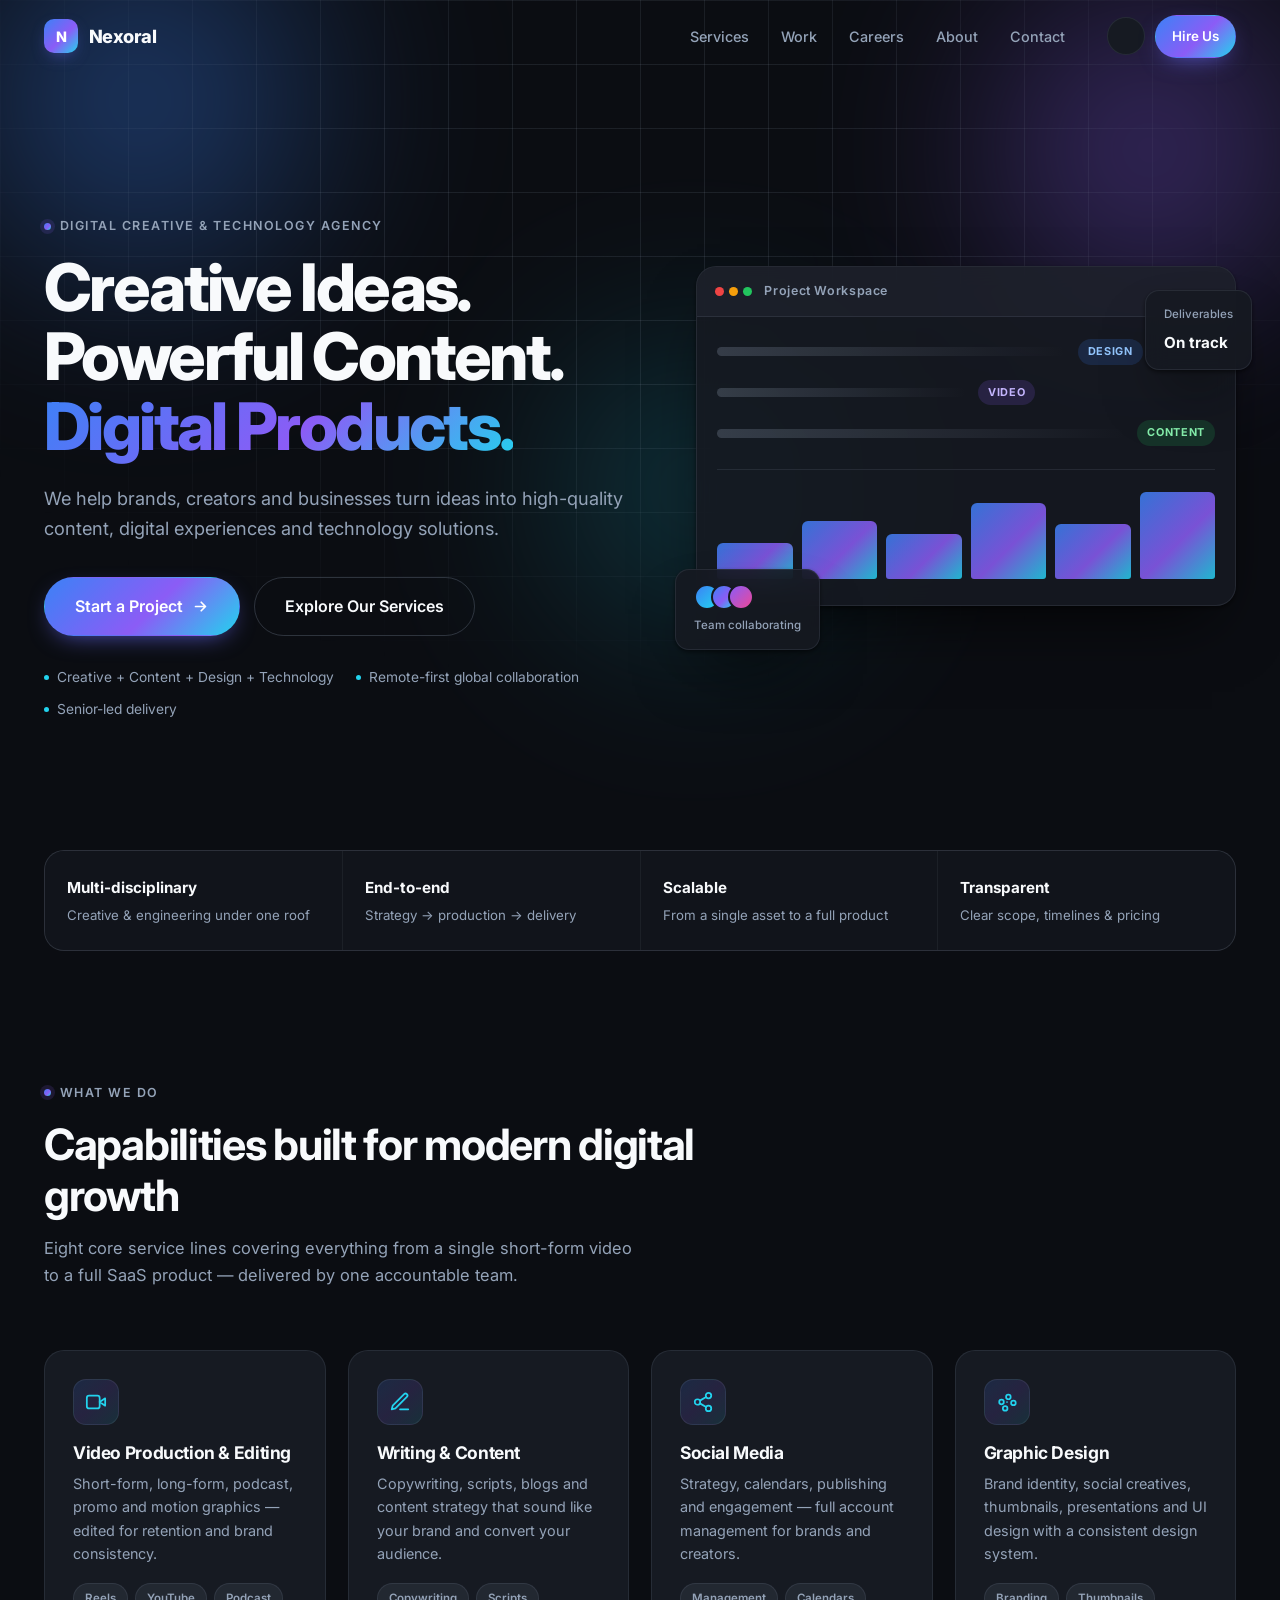
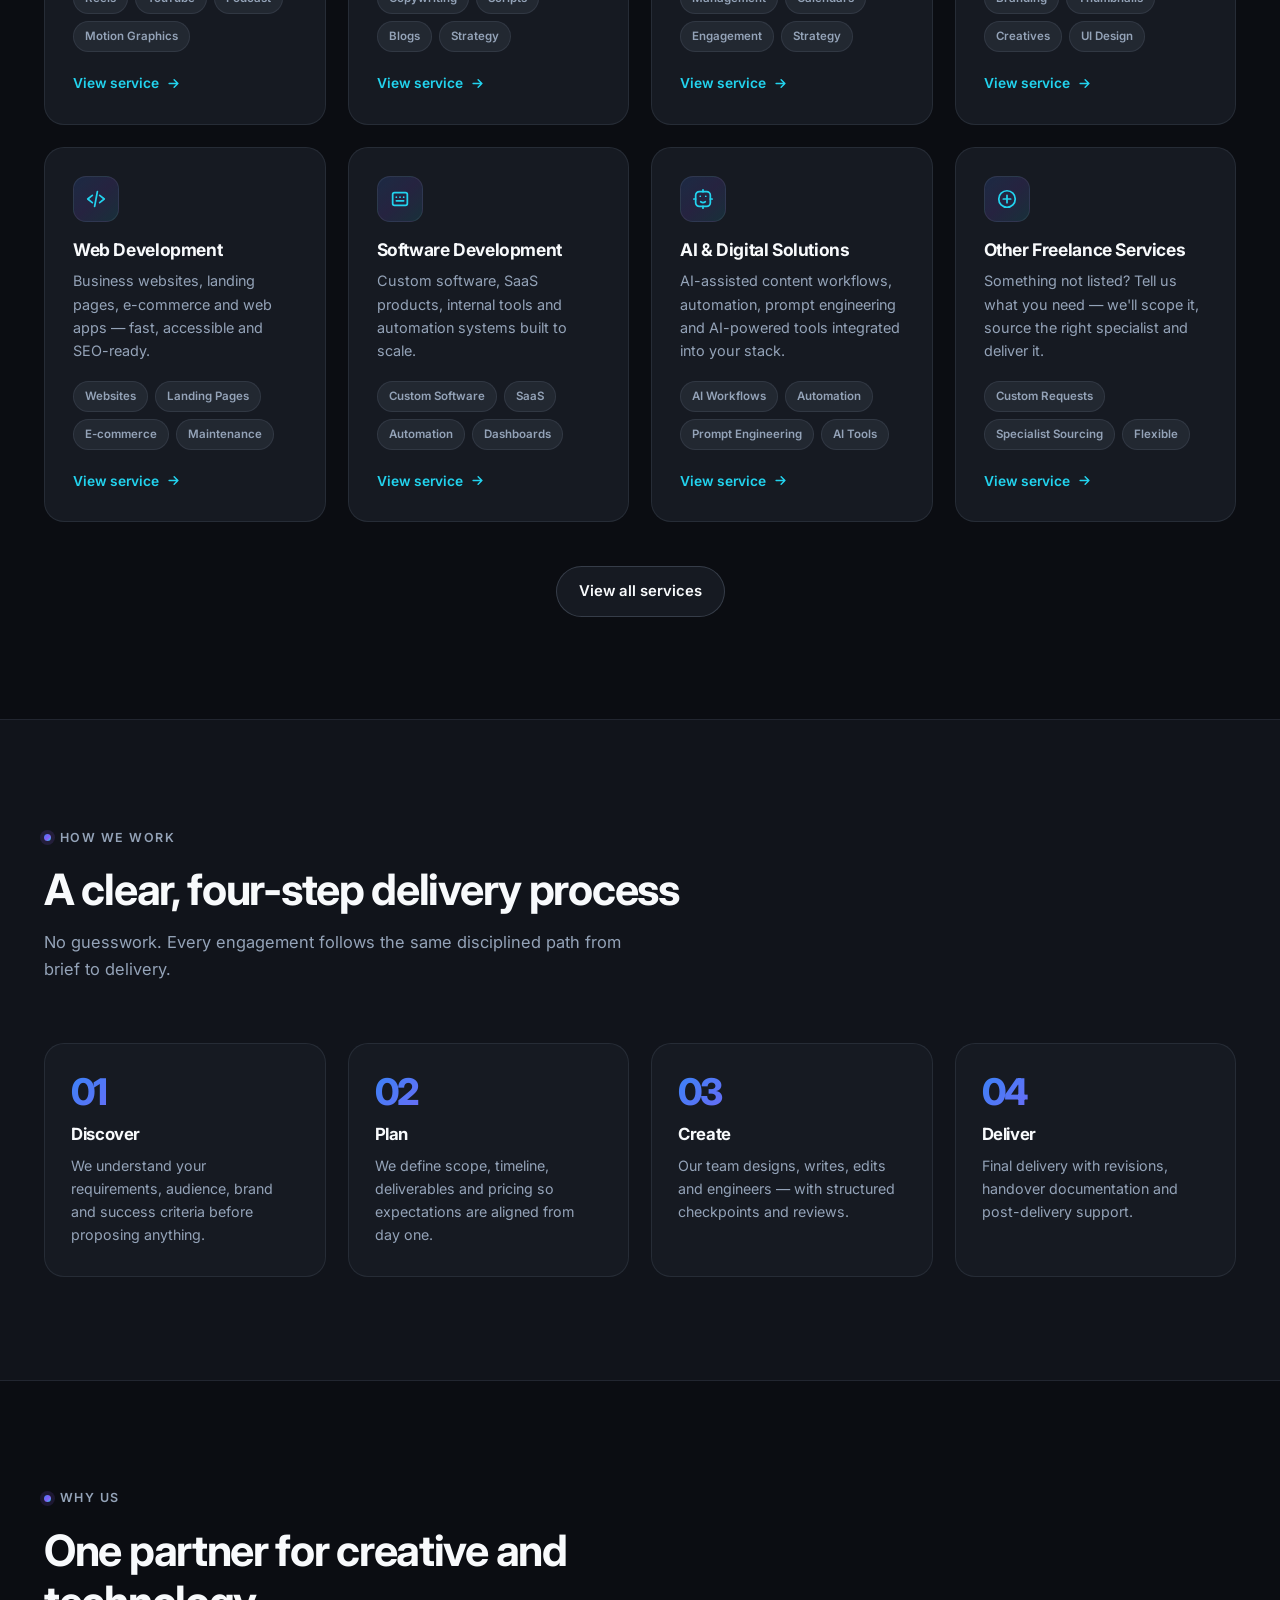
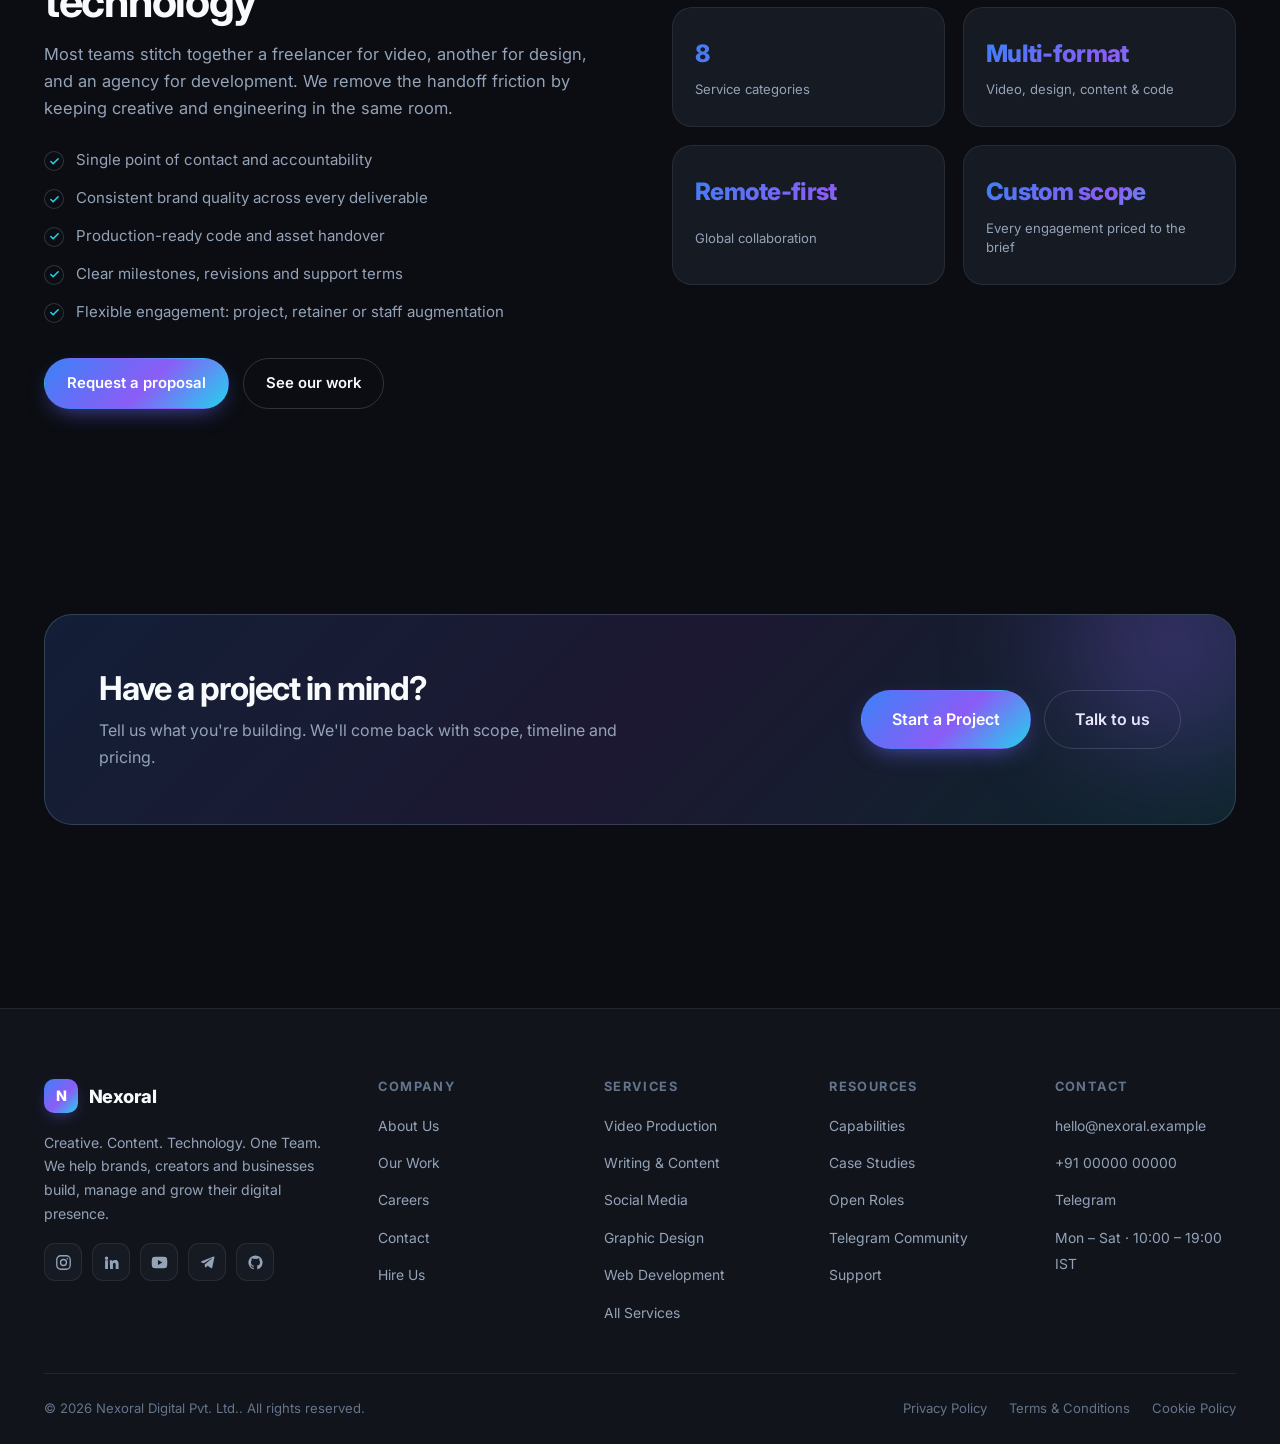
<file: index.html>
<!DOCTYPE html>
<html lang="en" data-theme="dark">
<head>
<meta charset="UTF-8">
<meta name="viewport" content="width=device-width, initial-scale=1, viewport-fit=cover">
<title>Nexoral — Digital Creative &amp; Technology Agency</title>
<meta name="description" content="Nexoral is a digital creative and technology agency combining creative, content, design and engineering to help brands, creators and businesses build and grow their digital presence.">
<meta name="theme-color" content="#0B0D12">
<link rel="canonical" href="https://www.example.com/">
<meta property="og:type" content="website">
<meta property="og:title" content="Nexoral — Digital Creative &amp; Technology Agency">
<meta property="og:description" content="Creative. Content. Technology. One Team.">
<meta property="og:url" content="https://www.example.com/">
<meta property="og:image" content="https://www.example.com/assets/images/og-cover.jpg">
<meta name="twitter:card" content="summary_large_image">
<link rel="icon" href="assets/logos/favicon.svg" type="image/svg+xml">
<link rel="preconnect" href="https://fonts.googleapis.com">
<link rel="preconnect" href="https://fonts.gstatic.com" crossorigin>
<link href="https://fonts.googleapis.com/css2?family=Inter:wght@400;500;600;700;800&display=swap" rel="stylesheet">
<link rel="stylesheet" href="css/style.css">
<link rel="stylesheet" href="css/responsive.css">
<script type="application/ld+json">
{"@context":"https://schema.org","@type":"Organization","name":"Nexoral","url":"https://www.example.com/","description":"Digital creative and technology agency.","email":"hello@nexoral.example","sameAs":["https://instagram.com/yourhandle","https://linkedin.com/company/yourcompany","https://youtube.com/@yourchannel","https://github.com/yourorg"]}
</script>
</head>
<body>
<div class="page-loader"><div class="loader-ring"></div></div>
<a class="skip-link" href="#main">Skip to main content</a>

<main id="main">
  <section class="hero">
    <div class="hero-bg" aria-hidden="true">
      <span class="orb orb-1"></span><span class="orb orb-2"></span><span class="orb orb-3"></span>
      <span class="grid-overlay"></span>
    </div>
    <div class="container hero-inner">
      <div>
        <p class="eyebrow" data-reveal><span class="dot"></span> Digital Creative &amp; Technology Agency</p>
        <h1 class="hero-title" data-reveal data-reveal-delay="60">
          Creative Ideas.<br>Powerful Content.<br><span class="grad-text">Digital Products.</span>
        </h1>
        <p class="hero-sub" data-reveal data-reveal-delay="120">
          We help brands, creators and businesses turn ideas into high-quality content,
          digital experiences and technology solutions.
        </p>
        <div class="hero-cta" data-reveal data-reveal-delay="180">
          <a class="btn btn-primary btn-lg" href="hire-us.html">
            Start a Project
            <svg viewBox="0 0 24 24" width="17" height="17" fill="none" stroke="currentColor" stroke-width="2.4" stroke-linecap="round" stroke-linejoin="round"><path d="M5 12h14M13 6l6 6-6 6"/></svg>
          </a>
          <a class="btn btn-ghost btn-lg" href="services.html">Explore Our Services</a>
        </div>
        <ul class="hero-points" data-reveal data-reveal-delay="240">
          <li>Creative + Content + Design + Technology</li>
          <li>Remote-first global collaboration</li>
          <li>Senior-led delivery</li>
        </ul>
      </div>

      <div class="hero-visual" aria-hidden="true">
        <div class="hv-card hv-main">
          <div class="hv-head">
            <span class="hv-dots"><i></i><i></i><i></i></span>
            <span class="hv-title">Project Workspace</span>
          </div>
          <div class="hv-body">
            <div class="hv-row"><span class="hv-bar w70"></span><span class="hv-pill">Design</span></div>
            <div class="hv-row"><span class="hv-bar w50"></span><span class="hv-pill alt">Video</span></div>
            <div class="hv-row"><span class="hv-bar w85"></span><span class="hv-pill ok">Content</span></div>
            <div class="hv-chart">
              <span style="--h:38%"></span><span style="--h:62%"></span><span style="--h:48%"></span>
              <span style="--h:80%"></span><span style="--h:58%"></span><span style="--h:92%"></span>
            </div>
          </div>
        </div>
        <div class="hv-card hv-float hv-a">
          <div class="hv-mini-label">Deliverables</div>
          <div class="hv-mini-value">On track</div>
        </div>
        <div class="hv-card hv-float hv-b">
          <div class="hv-avatars"><i></i><i></i><i></i></div>
          <div class="hv-mini-label">Team collaborating</div>
        </div>
      </div>
    </div>

    <div class="container">
      <div class="trust-strip" data-reveal>
        <div class="trust-item"><strong>Multi-disciplinary</strong><span>Creative &amp; engineering under one roof</span></div>
        <div class="trust-item"><strong>End-to-end</strong><span>Strategy → production → delivery</span></div>
        <div class="trust-item"><strong>Scalable</strong><span>From a single asset to a full product</span></div>
        <div class="trust-item"><strong>Transparent</strong><span>Clear scope, timelines &amp; pricing</span></div>
      </div>
    </div>
  </section>

  <section class="section" id="services">
    <div class="container">
      <header class="section-head" data-reveal>
        <p class="eyebrow"><span class="dot"></span> What we do</p>
        <h2 class="section-title">Capabilities built for modern digital growth</h2>
        <p class="section-sub">Eight core service lines covering everything from a single short-form video to a full SaaS product — delivered by one accountable team.</p>
      </header>
      <div class="grid grid-4" id="servicesGrid">
        <div class="skeleton skeleton-card"></div><div class="skeleton skeleton-card"></div>
        <div class="skeleton skeleton-card"></div><div class="skeleton skeleton-card"></div>
      </div>
      <div class="section-cta" data-reveal>
        <a class="btn btn-secondary" href="services.html">View all services</a>
      </div>
    </div>
  </section>

  <section class="section section-alt" id="process">
    <div class="container">
      <header class="section-head" data-reveal>
        <p class="eyebrow"><span class="dot"></span> How we work</p>
        <h2 class="section-title">A clear, four-step delivery process</h2>
        <p class="section-sub">No guesswork. Every engagement follows the same disciplined path from brief to delivery.</p>
      </header>
      <ol class="steps">
        <li class="step" data-reveal><span class="step-num">01</span><h3>Discover</h3><p>We understand your requirements, audience, brand and success criteria before proposing anything.</p></li>
        <li class="step" data-reveal data-reveal-delay="80"><span class="step-num">02</span><h3>Plan</h3><p>We define scope, timeline, deliverables and pricing so expectations are aligned from day one.</p></li>
        <li class="step" data-reveal data-reveal-delay="160"><span class="step-num">03</span><h3>Create</h3><p>Our team designs, writes, edits and engineers — with structured checkpoints and reviews.</p></li>
        <li class="step" data-reveal data-reveal-delay="240"><span class="step-num">04</span><h3>Deliver</h3><p>Final delivery with revisions, handover documentation and post-delivery support.</p></li>
      </ol>
    </div>
  </section>

  <section class="section">
    <div class="container">
      <div class="split">
        <div data-reveal>
          <p class="eyebrow"><span class="dot"></span> Why us</p>
          <h2 class="section-title">One partner for creative and technology</h2>
          <p class="section-sub">Most teams stitch together a freelancer for video, another for design, and an agency for development. We remove the handoff friction by keeping creative and engineering in the same room.</p>
          <ul class="check-list">
            <li>Single point of contact and accountability</li>
            <li>Consistent brand quality across every deliverable</li>
            <li>Production-ready code and asset handover</li>
            <li>Clear milestones, revisions and support terms</li>
            <li>Flexible engagement: project, retainer or staff augmentation</li>
          </ul>
          <div class="hero-cta">
            <a class="btn btn-primary" href="hire-us.html">Request a proposal</a>
            <a class="btn btn-ghost" href="portfolio.html">See our work</a>
          </div>
        </div>
        <div class="stat-grid" data-reveal data-reveal-delay="120">
          <div class="stat-card"><span class="stat-value">8</span><span class="stat-label">Service categories</span></div>
          <div class="stat-card"><span class="stat-value">Multi-format</span><span class="stat-label">Video, design, content &amp; code</span></div>
          <div class="stat-card"><span class="stat-value">Remote-first</span><span class="stat-label">Global collaboration</span></div>
          <div class="stat-card"><span class="stat-value">Custom scope</span><span class="stat-label">Every engagement priced to the brief</span></div>
        </div>
      </div>
    </div>
  </section>

  <section class="section section-tight">
    <div class="container">
      <div class="cta-band" data-reveal>
        <div>
          <h2>Have a project in mind?</h2>
          <p>Tell us what you're building. We'll come back with scope, timeline and pricing.</p>
        </div>
        <div class="cta-band-actions">
          <a class="btn btn-primary btn-lg" href="hire-us.html">Start a Project</a>
          <a class="btn btn-ghost btn-lg" href="contact.html">Talk to us</a>
        </div>
      </div>
    </div>
  </section>
</main>

<script type="module">
  import { renderServiceGrid } from "./js/services.js";
  renderServiceGrid("#servicesGrid", 8);
</script>
<script type="module" src="js/main.js"></script>
</body>
</html>
</file>
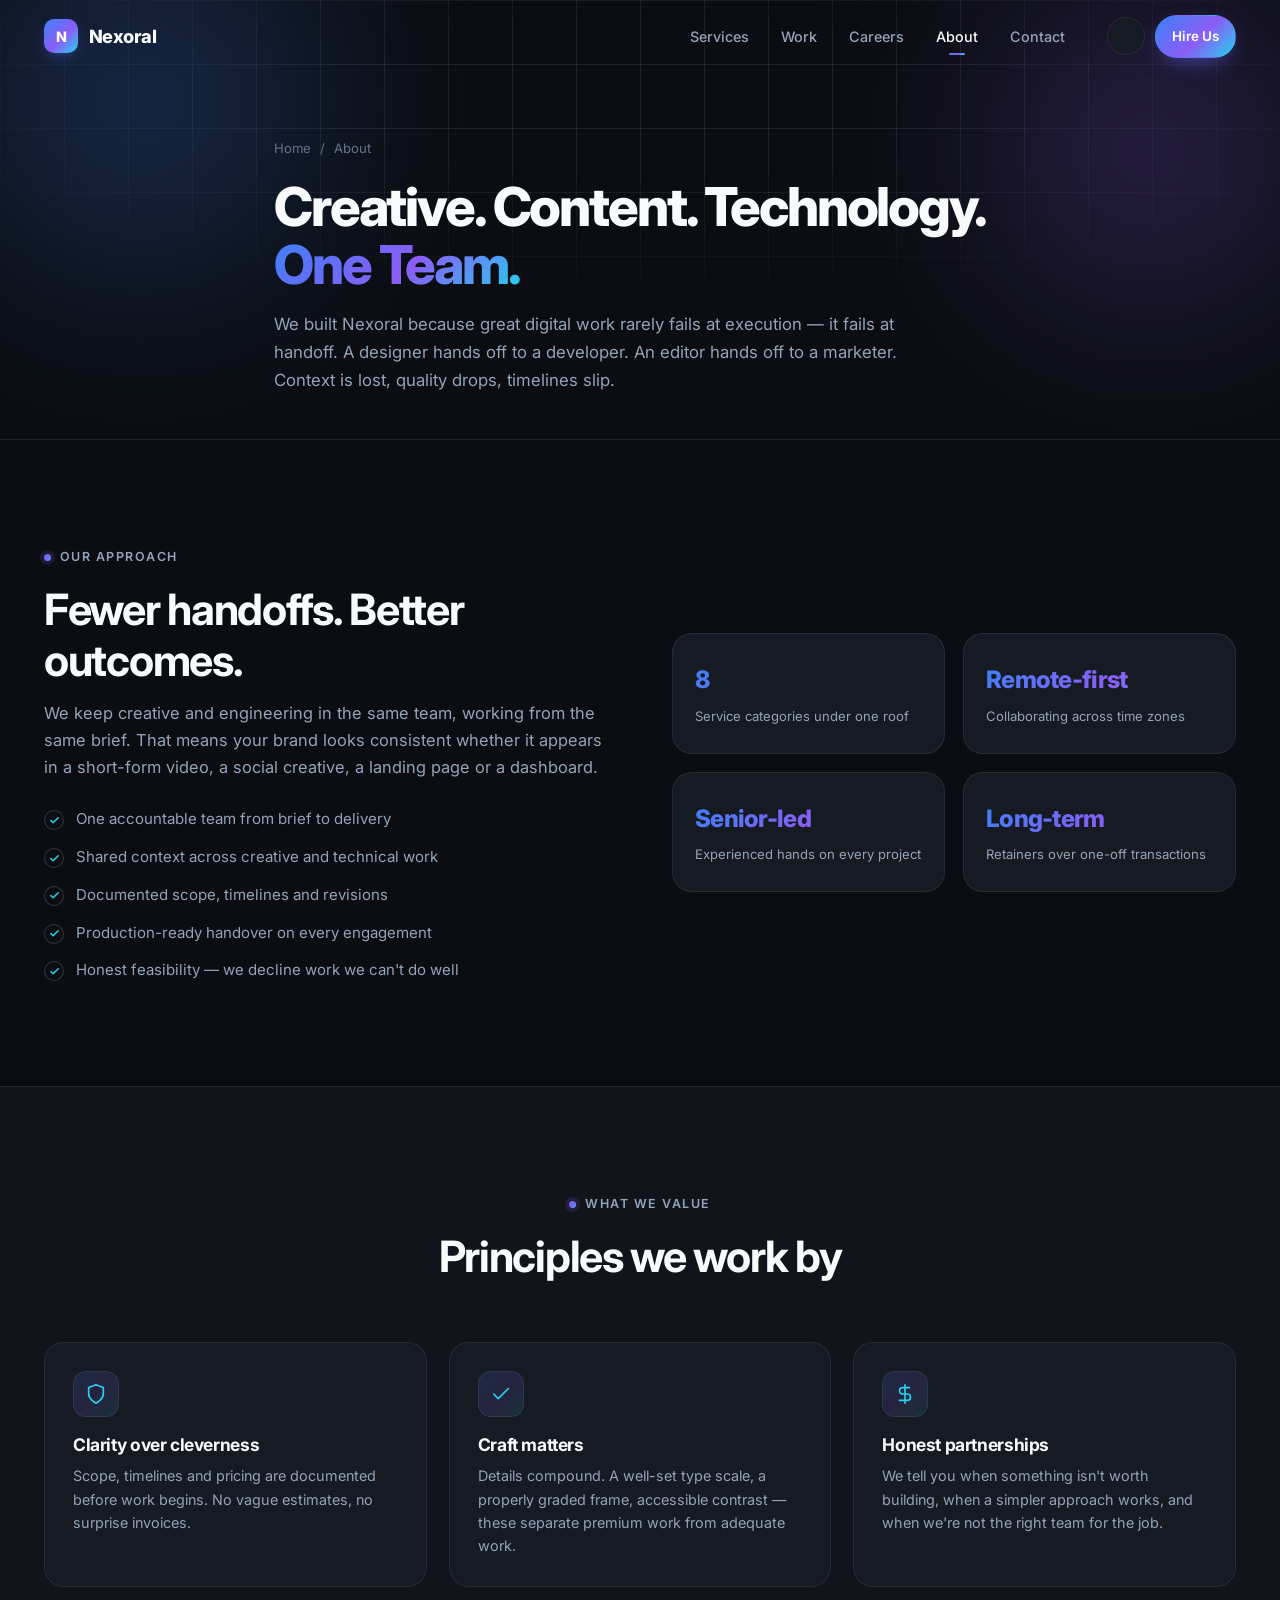
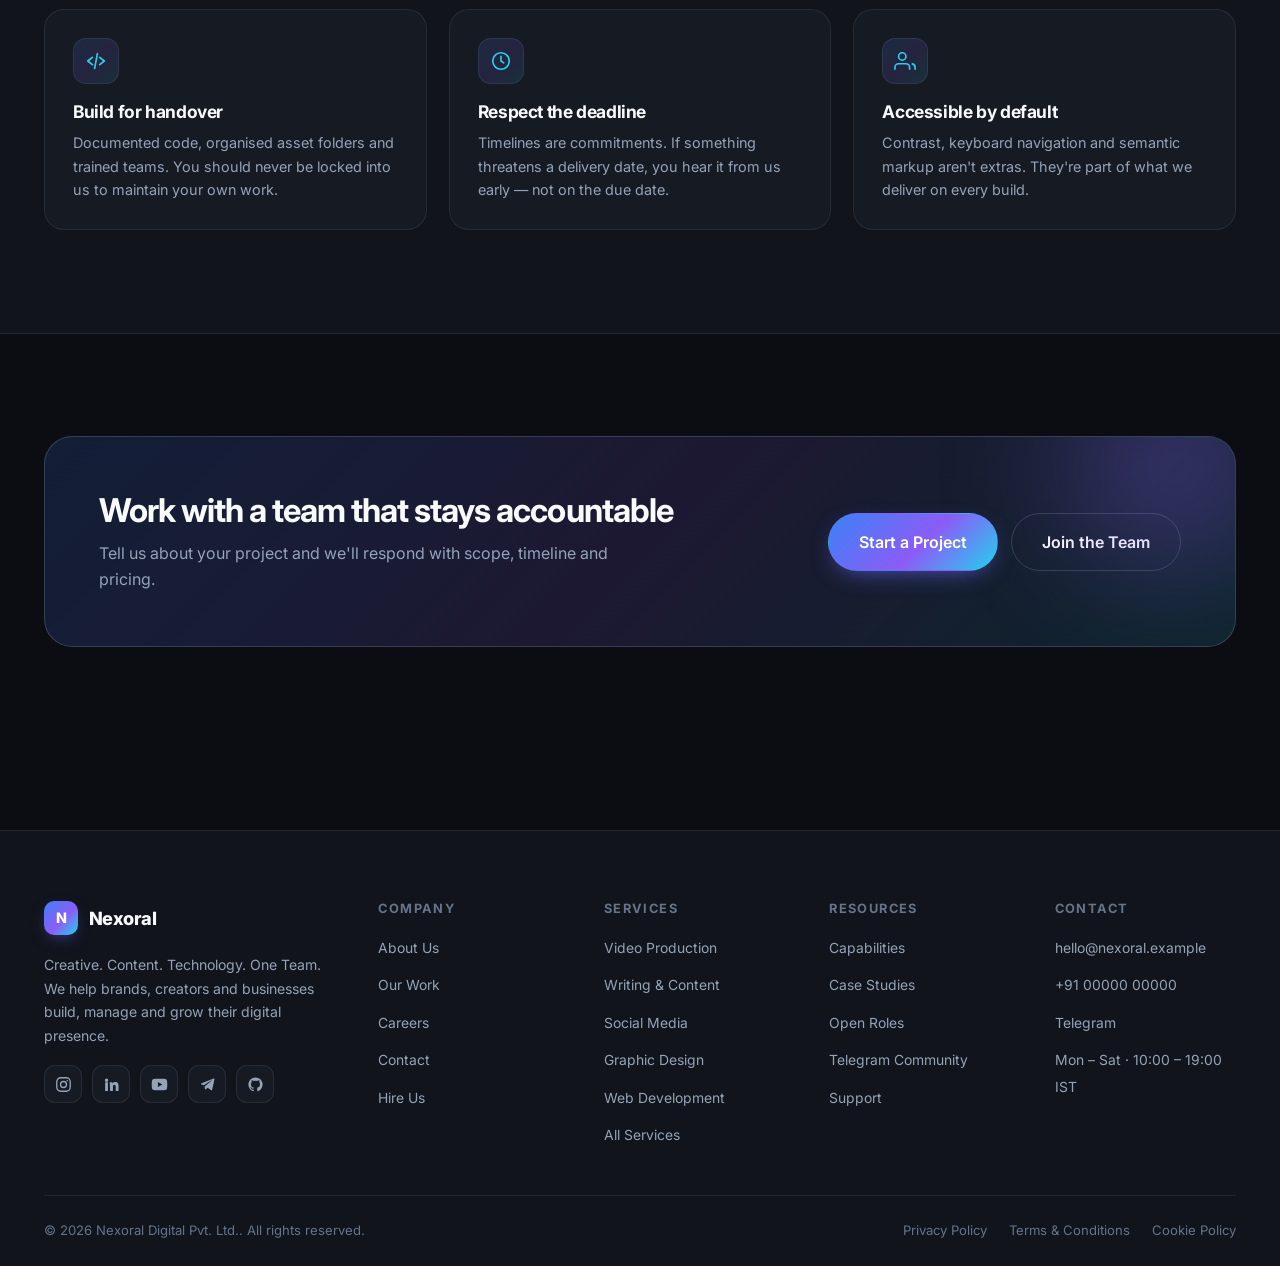
<file: about.html>
<!DOCTYPE html>
<html lang="en" data-theme="dark">
<head>
<meta charset="UTF-8">
<meta name="viewport" content="width=device-width, initial-scale=1">
<title>About — Nexoral</title>
<meta name="description" content="Nexoral is a digital creative and technology agency combining creative, content, design and engineering under one accountable team.">
<link rel="canonical" href="https://www.example.com/about.html">
<meta property="og:title" content="About — Nexoral">
<meta property="og:type" content="website">
<link rel="icon" href="assets/logos/favicon.svg" type="image/svg+xml">
<link rel="preconnect" href="https://fonts.googleapis.com">
<link rel="preconnect" href="https://fonts.gstatic.com" crossorigin>
<link href="https://fonts.googleapis.com/css2?family=Inter:wght@400;500;600;700;800&display=swap" rel="stylesheet">
<link rel="stylesheet" href="css/style.css">
<link rel="stylesheet" href="css/responsive.css">
</head>
<body>
<div class="page-loader"><div class="loader-ring"></div></div>
<a class="skip-link" href="#main">Skip to main content</a>

<main id="main">
  <section class="page-hero">
    <div class="hero-bg" aria-hidden="true"><span class="orb orb-1"></span><span class="orb orb-2"></span><span class="grid-overlay"></span></div>
    <div class="container page-hero-inner">
      <nav class="breadcrumb" aria-label="Breadcrumb"><a href="index.html">Home</a><span>/</span><span>About</span></nav>
      <h1>Creative. Content. Technology. <span class="grad-text">One Team.</span></h1>
      <p>We built Nexoral because great digital work rarely fails at execution — it fails at handoff. A designer hands off to a developer. An editor hands off to a marketer. Context is lost, quality drops, timelines slip.</p>
    </div>
  </section>

  <section class="section">
    <div class="container">
      <div class="split">
        <div data-reveal>
          <p class="eyebrow"><span class="dot"></span> Our approach</p>
          <h2 class="section-title">Fewer handoffs. Better outcomes.</h2>
          <p class="section-sub">We keep creative and engineering in the same team, working from the same brief. That means your brand looks consistent whether it appears in a short-form video, a social creative, a landing page or a dashboard.</p>
          <ul class="check-list">
            <li>One accountable team from brief to delivery</li>
            <li>Shared context across creative and technical work</li>
            <li>Documented scope, timelines and revisions</li>
            <li>Production-ready handover on every engagement</li>
            <li>Honest feasibility — we decline work we can't do well</li>
          </ul>
        </div>
        <div class="stat-grid" data-reveal data-reveal-delay="100">
          <div class="stat-card"><span class="stat-value">8</span><span class="stat-label">Service categories under one roof</span></div>
          <div class="stat-card"><span class="stat-value">Remote-first</span><span class="stat-label">Collaborating across time zones</span></div>
          <div class="stat-card"><span class="stat-value">Senior-led</span><span class="stat-label">Experienced hands on every project</span></div>
          <div class="stat-card"><span class="stat-value">Long-term</span><span class="stat-label">Retainers over one-off transactions</span></div>
        </div>
      </div>
    </div>
  </section>

  <section class="section section-alt">
    <div class="container">
      <header class="section-head center" data-reveal style="margin-inline:auto;text-align:center">
        <p class="eyebrow"><span class="dot"></span> What we value</p>
        <h2 class="section-title">Principles we work by</h2>
      </header>
      <div class="grid grid-3">
        <article class="card" data-reveal>
          <div class="card-icon"><svg viewBox="0 0 24 24" fill="none" stroke="currentColor" stroke-width="1.8" stroke-linecap="round" stroke-linejoin="round"><path d="M12 22s8-4 8-10V5l-8-3-8 3v7c0 6 8 10 8 10z"/></svg></div>
          <h3>Clarity over cleverness</h3>
          <p>Scope, timelines and pricing are documented before work begins. No vague estimates, no surprise invoices.</p>
        </article>
        <article class="card" data-reveal data-reveal-delay="70">
          <div class="card-icon"><svg viewBox="0 0 24 24" fill="none" stroke="currentColor" stroke-width="1.8" stroke-linecap="round" stroke-linejoin="round"><path d="M20 6 9 17l-5-5"/></svg></div>
          <h3>Craft matters</h3>
          <p>Details compound. A well-set type scale, a properly graded frame, accessible contrast — these separate premium work from adequate work.</p>
        </article>
        <article class="card" data-reveal data-reveal-delay="140">
          <div class="card-icon"><svg viewBox="0 0 24 24" fill="none" stroke="currentColor" stroke-width="1.8" stroke-linecap="round" stroke-linejoin="round"><path d="M12 2v20M17 5H9.5a3.5 3.5 0 0 0 0 7h5a3.5 3.5 0 0 1 0 7H6"/></svg></div>
          <h3>Honest partnerships</h3>
          <p>We tell you when something isn't worth building, when a simpler approach works, and when we're not the right team for the job.</p>
        </article>
        <article class="card" data-reveal data-reveal-delay="210">
          <div class="card-icon"><svg viewBox="0 0 24 24" fill="none" stroke="currentColor" stroke-width="1.8" stroke-linecap="round" stroke-linejoin="round"><path d="m8 8-5 4 5 4M16 8l5 4-5 4M13.5 4 10.5 20"/></svg></div>
          <h3>Build for handover</h3>
          <p>Documented code, organised asset folders and trained teams. You should never be locked into us to maintain your own work.</p>
        </article>
        <article class="card" data-reveal data-reveal-delay="280">
          <div class="card-icon"><svg viewBox="0 0 24 24" fill="none" stroke="currentColor" stroke-width="1.8" stroke-linecap="round" stroke-linejoin="round"><circle cx="12" cy="12" r="9"/><path d="M12 7v5l3 2"/></svg></div>
          <h3>Respect the deadline</h3>
          <p>Timelines are commitments. If something threatens a delivery date, you hear it from us early — not on the due date.</p>
        </article>
        <article class="card" data-reveal data-reveal-delay="350">
          <div class="card-icon"><svg viewBox="0 0 24 24" fill="none" stroke="currentColor" stroke-width="1.8" stroke-linecap="round" stroke-linejoin="round"><path d="M17 21v-2a4 4 0 0 0-4-4H5a4 4 0 0 0-4 4v2"/><circle cx="9" cy="7" r="4"/><path d="M23 21v-2a4 4 0 0 0-3-3.87"/></svg></div>
          <h3>Accessible by default</h3>
          <p>Contrast, keyboard navigation and semantic markup aren't extras. They're part of what we deliver on every build.</p>
        </article>
      </div>
    </div>
  </section>

  <section class="section">
    <div class="container">
      <div class="cta-band" data-reveal>
        <div>
          <h2>Work with a team that stays accountable</h2>
          <p>Tell us about your project and we'll respond with scope, timeline and pricing.</p>
        </div>
        <div class="cta-band-actions">
          <a class="btn btn-primary btn-lg" href="hire-us.html">Start a Project</a>
          <a class="btn btn-ghost btn-lg" href="careers.html">Join the Team</a>
        </div>
      </div>
    </div>
  </section>
</main>

<script type="module" src="js/main.js"></script>
</body>
</html>
</file>
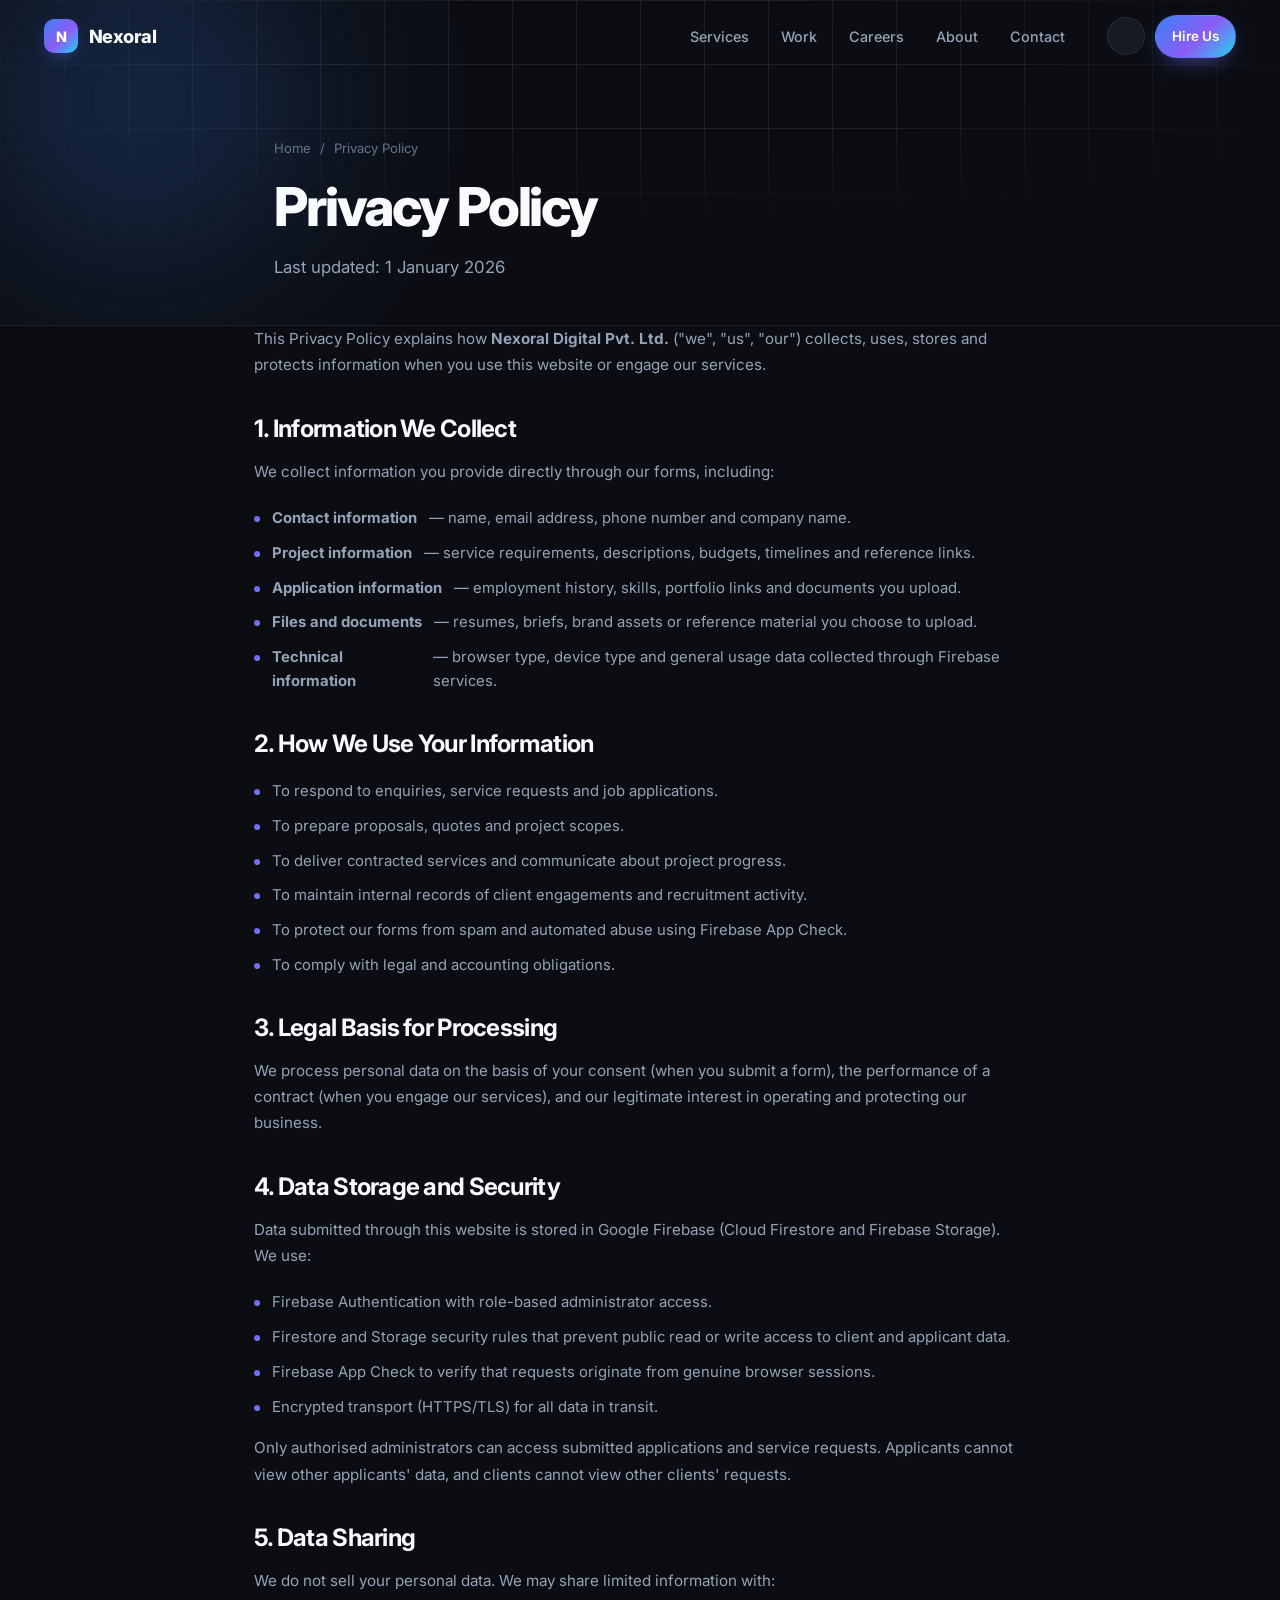
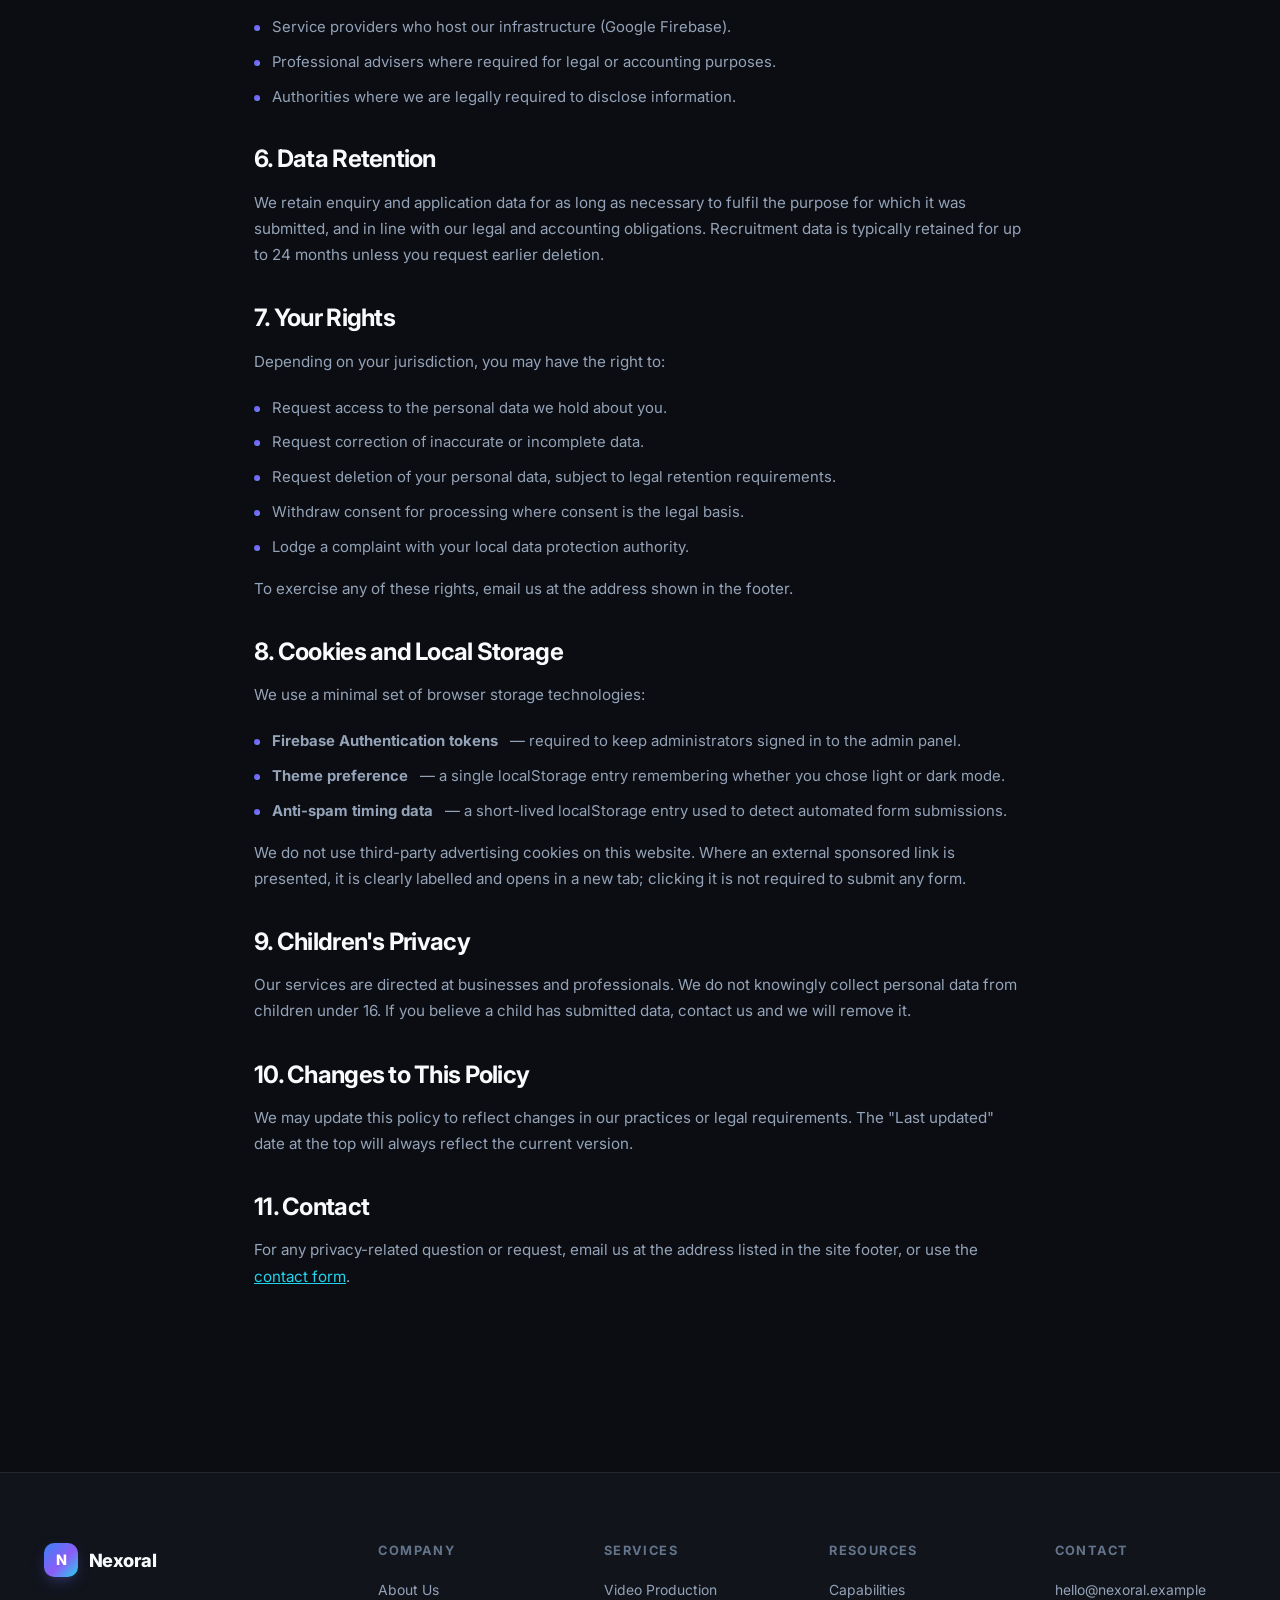
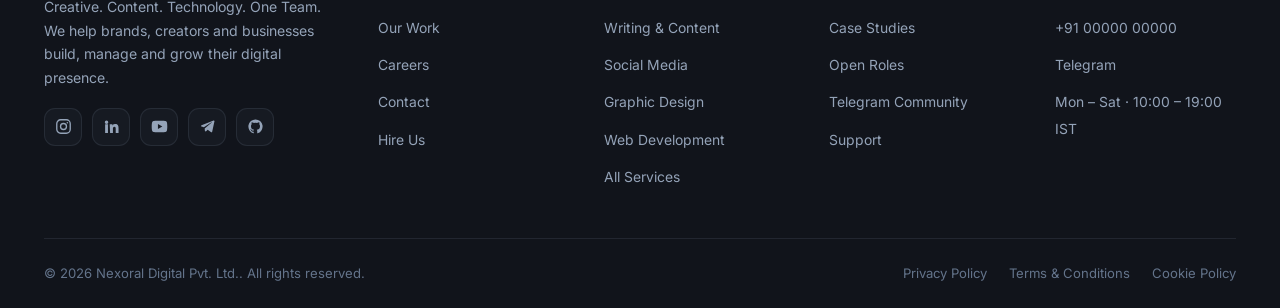
<file: privacy.html>
<!DOCTYPE html>
<html lang="en" data-theme="dark">
<head>
<meta charset="UTF-8">
<meta name="viewport" content="width=device-width, initial-scale=1">
<title>Privacy Policy — Nexoral</title>
<meta name="description" content="How Nexoral collects, uses, stores and protects your personal information.">
<link rel="canonical" href="https://www.example.com/privacy.html">
<meta name="robots" content="index, follow">
<link rel="icon" href="assets/logos/favicon.svg" type="image/svg+xml">
<link rel="preconnect" href="https://fonts.googleapis.com">
<link rel="preconnect" href="https://fonts.gstatic.com" crossorigin>
<link href="https://fonts.googleapis.com/css2?family=Inter:wght@400;500;600;700;800&display=swap" rel="stylesheet">
<link rel="stylesheet" href="css/style.css">
<link rel="stylesheet" href="css/responsive.css">
</head>
<body>
<div class="page-loader"><div class="loader-ring"></div></div>
<a class="skip-link" href="#main">Skip to main content</a>

<main id="main">
  <section class="page-hero">
    <div class="hero-bg" aria-hidden="true"><span class="orb orb-1"></span><span class="grid-overlay"></span></div>
    <div class="container page-hero-inner">
      <nav class="breadcrumb" aria-label="Breadcrumb"><a href="index.html">Home</a><span>/</span><span>Privacy Policy</span></nav>
      <h1>Privacy Policy</h1>
      <p>Last updated: 1 January 2026</p>
    </div>
  </section>

  <section class="section" style="padding-top:0">
    <div class="container" style="max-width:820px">
      <div class="prose" data-reveal>

        <p>This Privacy Policy explains how <strong>Nexoral Digital Pvt. Ltd.</strong> ("we", "us", "our") collects, uses, stores and protects information when you use this website or engage our services.</p>

        <h2>1. Information We Collect</h2>
        <p>We collect information you provide directly through our forms, including:</p>
        <ul>
          <li><strong>Contact information</strong> — name, email address, phone number and company name.</li>
          <li><strong>Project information</strong> — service requirements, descriptions, budgets, timelines and reference links.</li>
          <li><strong>Application information</strong> — employment history, skills, portfolio links and documents you upload.</li>
          <li><strong>Files and documents</strong> — resumes, briefs, brand assets or reference material you choose to upload.</li>
          <li><strong>Technical information</strong> — browser type, device type and general usage data collected through Firebase services.</li>
        </ul>

        <h2>2. How We Use Your Information</h2>
        <ul>
          <li>To respond to enquiries, service requests and job applications.</li>
          <li>To prepare proposals, quotes and project scopes.</li>
          <li>To deliver contracted services and communicate about project progress.</li>
          <li>To maintain internal records of client engagements and recruitment activity.</li>
          <li>To protect our forms from spam and automated abuse using Firebase App Check.</li>
          <li>To comply with legal and accounting obligations.</li>
        </ul>

        <h2>3. Legal Basis for Processing</h2>
        <p>We process personal data on the basis of your consent (when you submit a form), the performance of a contract (when you engage our services), and our legitimate interest in operating and protecting our business.</p>

        <h2>4. Data Storage and Security</h2>
        <p>Data submitted through this website is stored in Google Firebase (Cloud Firestore and Firebase Storage). We use:</p>
        <ul>
          <li>Firebase Authentication with role-based administrator access.</li>
          <li>Firestore and Storage security rules that prevent public read or write access to client and applicant data.</li>
          <li>Firebase App Check to verify that requests originate from genuine browser sessions.</li>
          <li>Encrypted transport (HTTPS/TLS) for all data in transit.</li>
        </ul>
        <p>Only authorised administrators can access submitted applications and service requests. Applicants cannot view other applicants' data, and clients cannot view other clients' requests.</p>

        <h2>5. Data Sharing</h2>
        <p>We do not sell your personal data. We may share limited information with:</p>
        <ul>
          <li>Service providers who host our infrastructure (Google Firebase).</li>
          <li>Professional advisers where required for legal or accounting purposes.</li>
          <li>Authorities where we are legally required to disclose information.</li>
        </ul>

        <h2>6. Data Retention</h2>
        <p>We retain enquiry and application data for as long as necessary to fulfil the purpose for which it was submitted, and in line with our legal and accounting obligations. Recruitment data is typically retained for up to 24 months unless you request earlier deletion.</p>

        <h2>7. Your Rights</h2>
        <p>Depending on your jurisdiction, you may have the right to:</p>
        <ul>
          <li>Request access to the personal data we hold about you.</li>
          <li>Request correction of inaccurate or incomplete data.</li>
          <li>Request deletion of your personal data, subject to legal retention requirements.</li>
          <li>Withdraw consent for processing where consent is the legal basis.</li>
          <li>Lodge a complaint with your local data protection authority.</li>
        </ul>
        <p>To exercise any of these rights, email us at the address shown in the footer.</p>

        <h2 id="cookies">8. Cookies and Local Storage</h2>
        <p>We use a minimal set of browser storage technologies:</p>
        <ul>
          <li><strong>Firebase Authentication tokens</strong> — required to keep administrators signed in to the admin panel.</li>
          <li><strong>Theme preference</strong> — a single localStorage entry remembering whether you chose light or dark mode.</li>
          <li><strong>Anti-spam timing data</strong> — a short-lived localStorage entry used to detect automated form submissions.</li>
        </ul>
        <p>We do not use third-party advertising cookies on this website. Where an external sponsored link is presented, it is clearly labelled and opens in a new tab; clicking it is not required to submit any form.</p>

        <h2>9. Children's Privacy</h2>
        <p>Our services are directed at businesses and professionals. We do not knowingly collect personal data from children under 16. If you believe a child has submitted data, contact us and we will remove it.</p>

        <h2>10. Changes to This Policy</h2>
        <p>We may update this policy to reflect changes in our practices or legal requirements. The "Last updated" date at the top will always reflect the current version.</p>

        <h2>11. Contact</h2>
        <p>For any privacy-related question or request, email us at the address listed in the site footer, or use the <a href="contact.html" style="color:var(--b3);text-decoration:underline">contact form</a>.</p>
      </div>
    </div>
  </section>
</main>

<script type="module" src="js/main.js"></script>
</body>
</html>
</file>
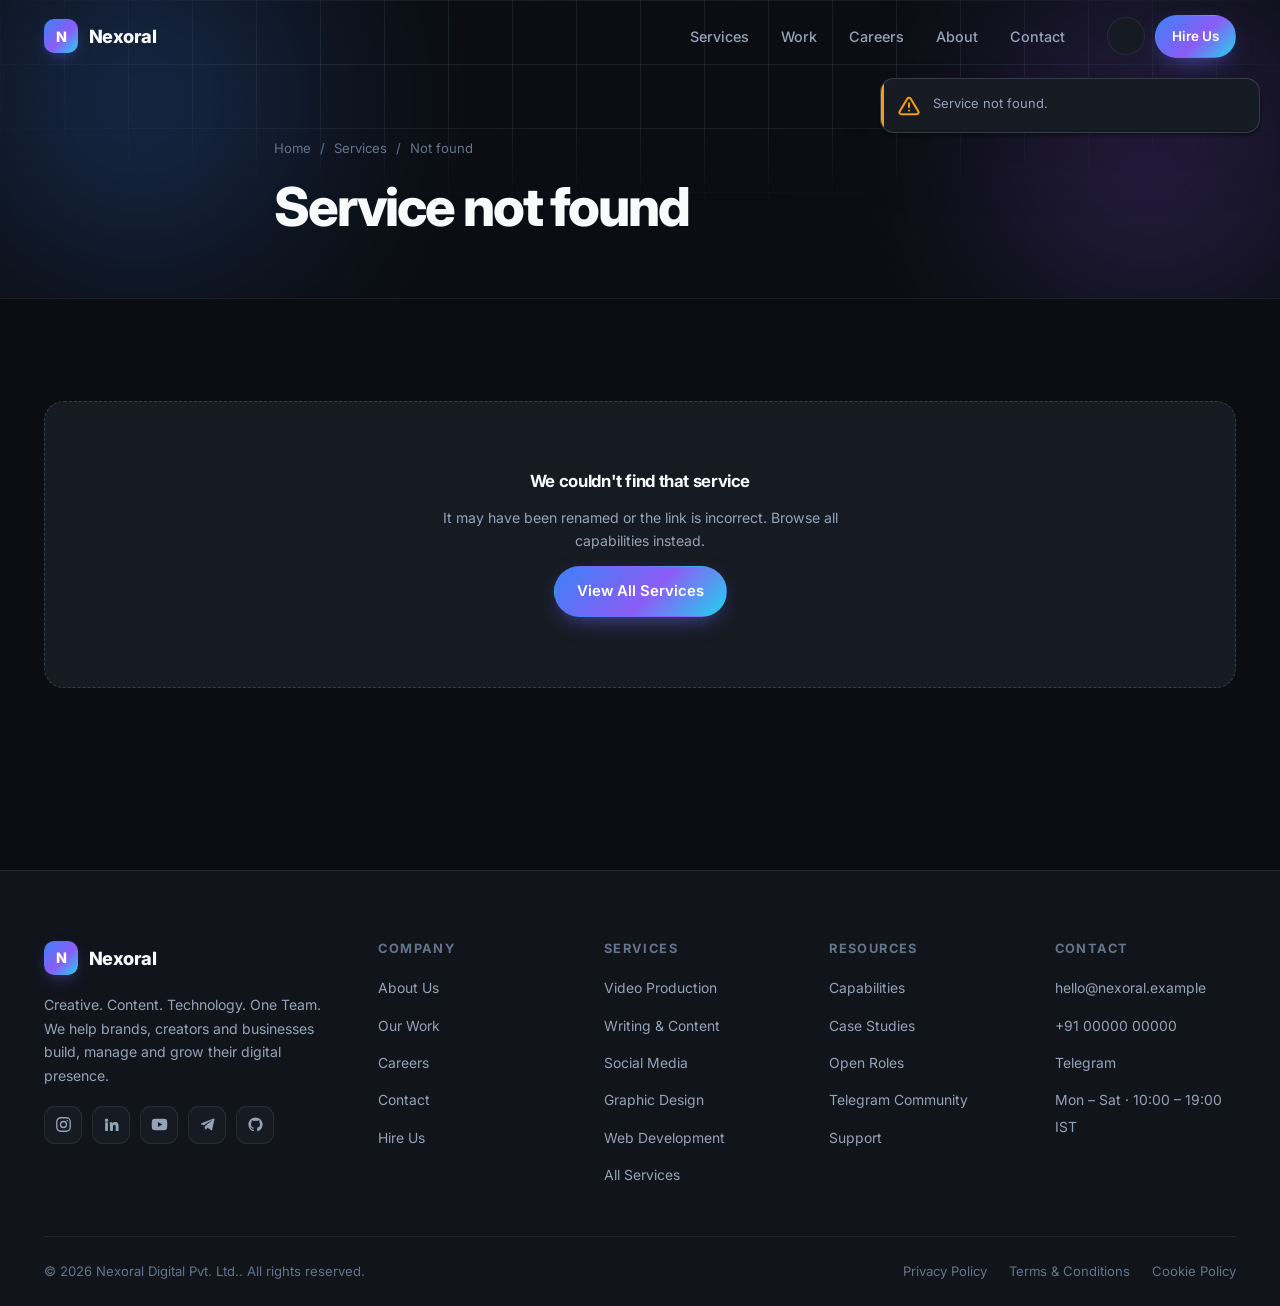
<file: service-details.html>
<!DOCTYPE html>
<html lang="en" data-theme="dark">
<head>
<meta charset="UTF-8">
<meta name="viewport" content="width=device-width, initial-scale=1">
<title>Service Details — Nexoral</title>
<meta name="description" content="Detailed overview of Nexoral's services: scope, workflow, deliverables, industries and FAQs.">
<link rel="canonical" href="https://www.example.com/service-details.html">
<meta property="og:title" content="Service Details — Nexoral">
<meta property="og:type" content="website">
<link rel="icon" href="assets/logos/favicon.svg" type="image/svg+xml">
<link rel="preconnect" href="https://fonts.googleapis.com">
<link rel="preconnect" href="https://fonts.gstatic.com" crossorigin>
<link href="https://fonts.googleapis.com/css2?family=Inter:wght@400;500;600;700;800&display=swap" rel="stylesheet">
<link rel="stylesheet" href="css/style.css">
<link rel="stylesheet" href="css/responsive.css">
</head>
<body>
<div class="page-loader"><div class="loader-ring"></div></div>
<a class="skip-link" href="#main">Skip to main content</a>

<main id="main">
  <section class="page-hero">
    <div class="hero-bg" aria-hidden="true"><span class="orb orb-1"></span><span class="orb orb-2"></span><span class="grid-overlay"></span></div>
    <div class="container page-hero-inner" id="serviceHero">
      <nav class="breadcrumb" aria-label="Breadcrumb">
        <a href="index.html">Home</a><span>/</span><a href="services.html">Services</a><span>/</span><span id="crumb">Details</span>
      </nav>
      <h1 id="serviceTitle">Loading service…</h1>
      <p id="serviceIntro"></p>
    </div>
  </section>

  <section class="section">
    <div class="container">
      <div id="serviceBody">
        <div class="skeleton skeleton-card" style="height:400px"></div>
      </div>
    </div>
  </section>
</main>

<script type="module">
  import { getService } from "./js/services.js";
  import { esc, observeReveal, initAccordions, toast } from "./js/main.js";

  const slug = new URLSearchParams(location.search).get("s");
  const svc  = getService(slug);
  const hero = document.getElementById("serviceHero");
  const body = document.getElementById("serviceBody");

  if (!svc) {
    document.getElementById("serviceTitle").textContent = "Service not found";
    document.getElementById("crumb").textContent = "Not found";
    body.innerHTML = `
      <div class="empty-state">
        <h3>We couldn't find that service</h3>
        <p>It may have been renamed or the link is incorrect. Browse all capabilities instead.</p>
        <a class="btn btn-primary" href="services.html">View All Services</a>
      </div>`;
    toast("Service not found.", "warn");
  } else {
    document.title = `${svc.title} — Nexoral`;
    document.getElementById("crumb").textContent = svc.title;
    document.getElementById("serviceTitle").innerHTML =
      `${esc(svc.title)}`;
    document.getElementById("serviceIntro").textContent = svc.short;

    body.innerHTML = `
      <div class="detail-layout">
        <div class="prose" data-reveal>
          <h2>Service Overview</h2>
          <p>${esc(svc.overview)}</p>

          <h2>What We Provide</h2>
          <ul>${svc.provides.map(i => `<li>${esc(i)}</li>`).join("")}</ul>

          <h2>Typical Workflow</h2>
          <ol>${svc.workflow.map(i => `<li>${esc(i)}</li>`).join("")}</ol>

          <h2>Deliverables</h2>
          <ul>${svc.deliverables.map(i => `<li>${esc(i)}</li>`).join("")}</ul>

          <h2>Industries &amp; Use Cases</h2>
          <div class="card-tags">${svc.industries.map(i => `<span class="tag">${esc(i)}</span>`).join("")}</div>

          <h2>Why Choose This Service</h2>
          <ul>${svc.why.map(i => `<li>${esc(i)}</li>`).join("")}</ul>

          <h2>Frequently Asked Questions</h2>
          <div class="accordion">
            ${svc.faq.map((f, i) => `
              <div class="acc-item">
                <button class="acc-btn" type="button" aria-expanded="false">
                  ${esc(f.q)}<span class="ai" aria-hidden="true"></span>
                </button>
                <div class="acc-body"><div class="acc-body-inner">${esc(f.a)}</div></div>
              </div>`).join("")}
          </div>
        </div>

        <aside class="aside-card" data-reveal data-reveal-delay="100">
          <h4>Service Summary</h4>
          <div class="aside-list">
            <div><span>Category</span><span>${esc(svc.title)}</span></div>
            <div><span>Engagement</span><span>Project / Retainer</span></div>
            <div><span>Team</span><span>Senior-led</span></div>
            <div><span>Revisions</span><span>2 rounds included</span></div>
          </div>
          <a class="btn btn-primary btn-block" href="hire-us.html?s=${encodeURIComponent(svc.slug)}">Discuss Your Project</a>
          <a class="btn btn-ghost btn-block" href="services.html">Back to All Services</a>
        </aside>
      </div>`;

    observeReveal(body);
    initAccordions(body);
  }
</script>
<script type="module" src="js/main.js"></script>
</body>
</html>
</file>
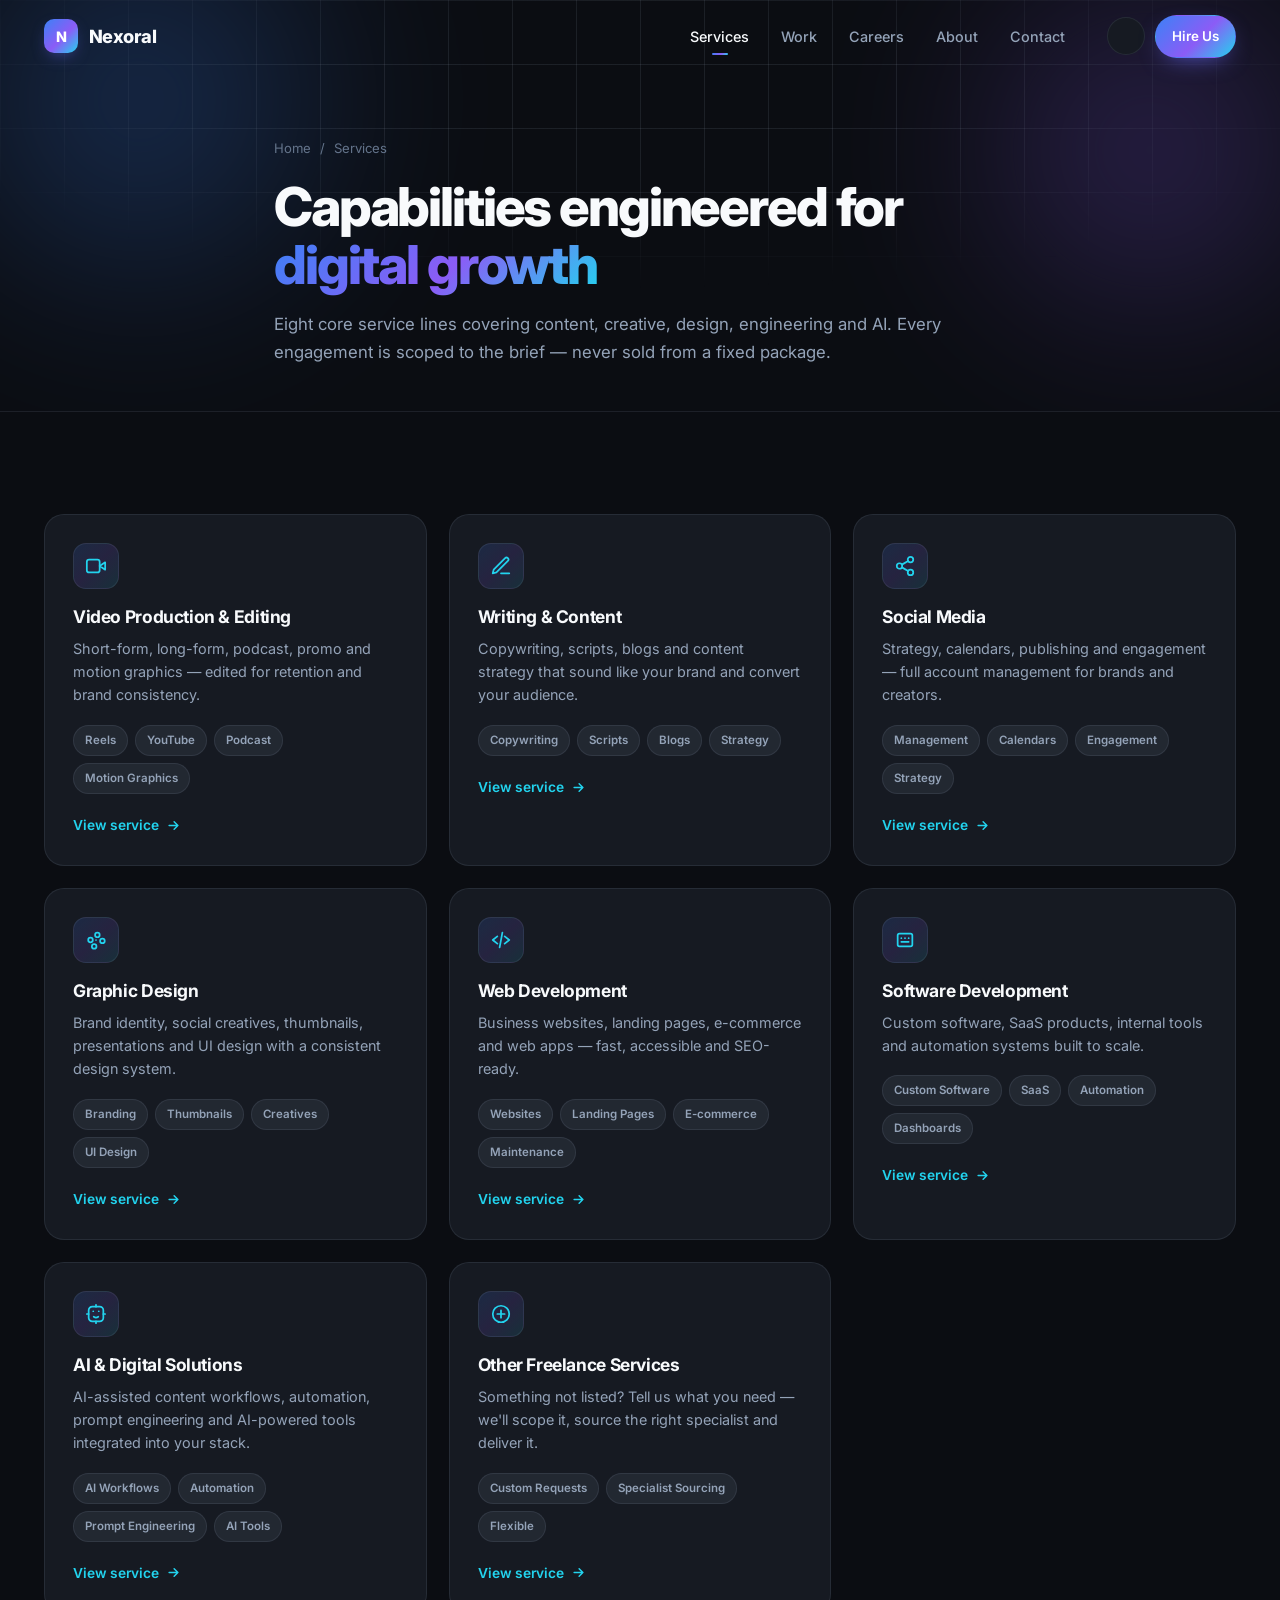
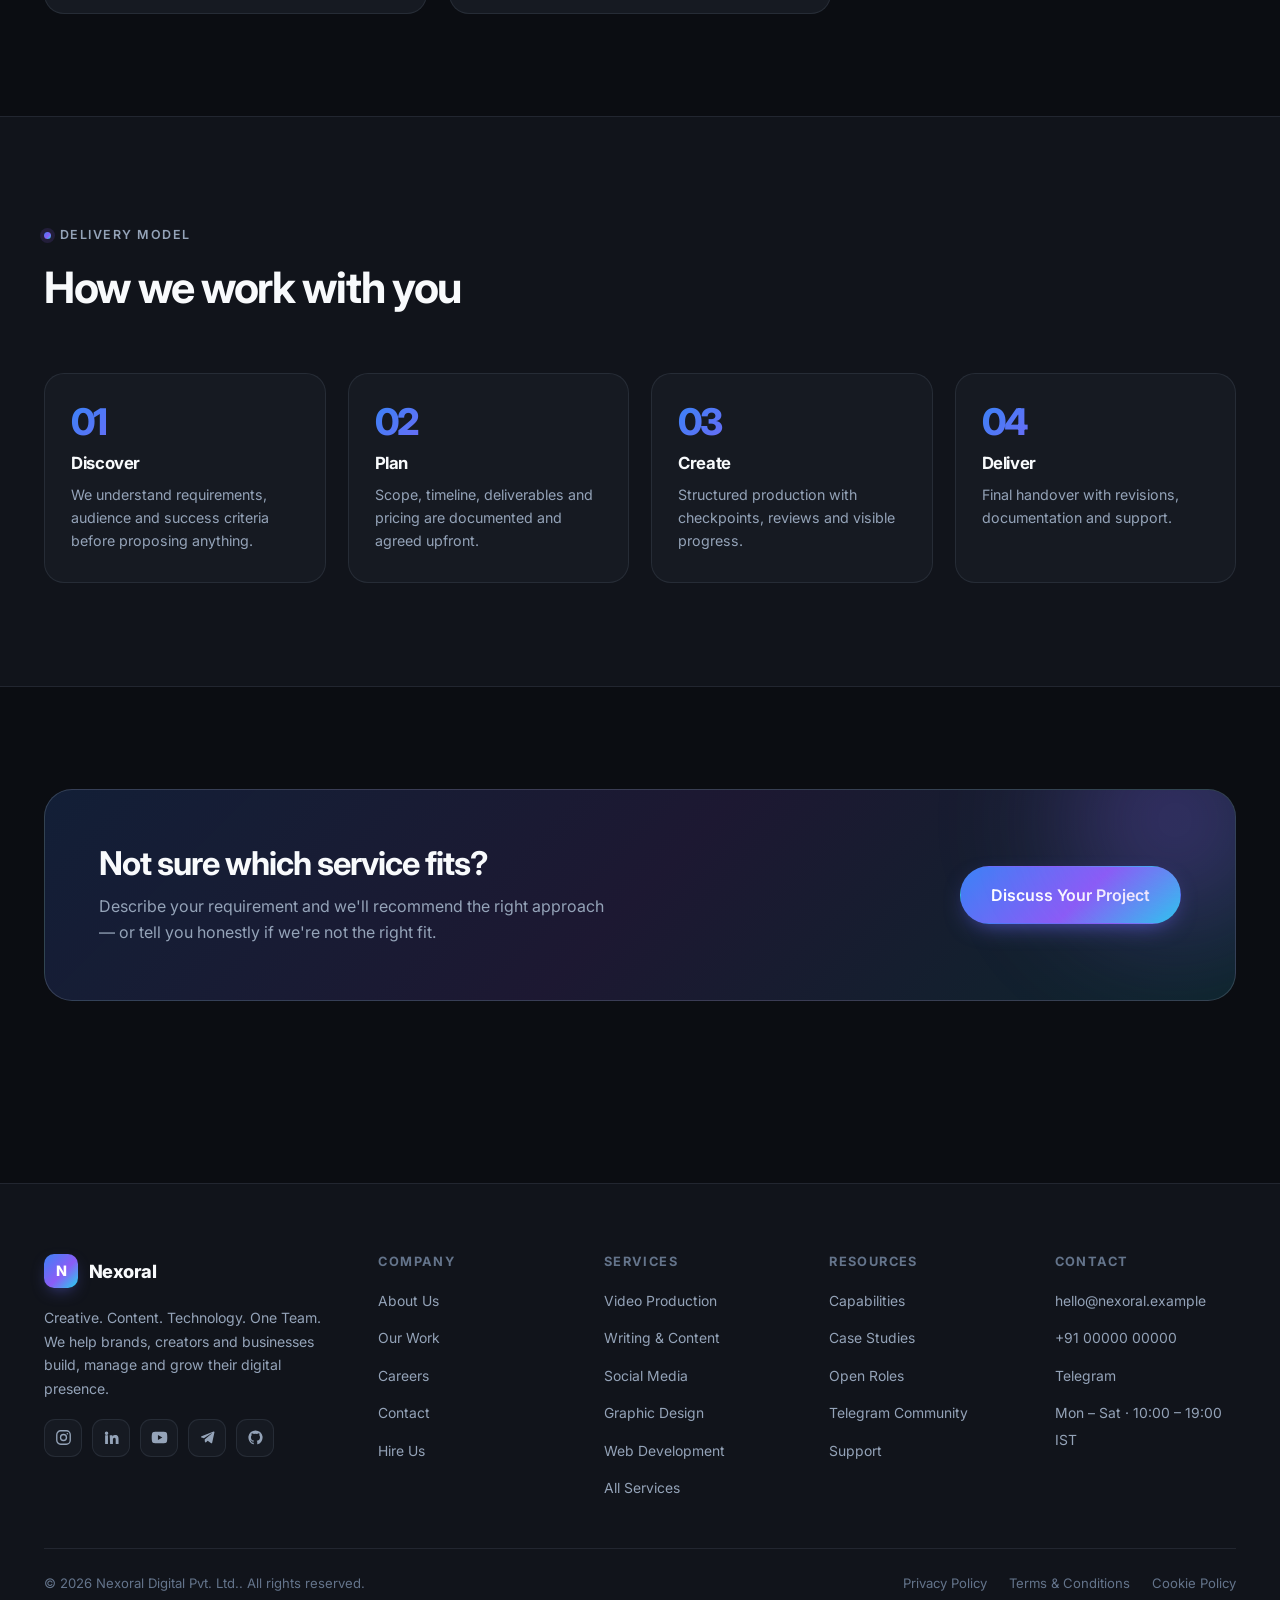
<file: services.html>
<!DOCTYPE html>
<html lang="en" data-theme="dark">
<head>
<meta charset="UTF-8">
<meta name="viewport" content="width=device-width, initial-scale=1">
<title>Services — Nexoral</title>
<meta name="description" content="Explore Nexoral's digital services: video production, writing, social media, graphic design, web development, software development and AI solutions.">
<link rel="canonical" href="https://www.example.com/services.html">
<meta property="og:title" content="Services — Nexoral">
<meta property="og:description" content="Eight service lines. One accountable team.">
<meta property="og:type" content="website">
<link rel="icon" href="assets/logos/favicon.svg" type="image/svg+xml">
<link rel="preconnect" href="https://fonts.googleapis.com">
<link rel="preconnect" href="https://fonts.gstatic.com" crossorigin>
<link href="https://fonts.googleapis.com/css2?family=Inter:wght@400;500;600;700;800&display=swap" rel="stylesheet">
<link rel="stylesheet" href="css/style.css">
<link rel="stylesheet" href="css/responsive.css">
</head>
<body>
<div class="page-loader"><div class="loader-ring"></div></div>
<a class="skip-link" href="#main">Skip to main content</a>

<main id="main">
  <section class="page-hero">
    <div class="hero-bg" aria-hidden="true"><span class="orb orb-1"></span><span class="orb orb-2"></span><span class="grid-overlay"></span></div>
    <div class="container page-hero-inner">
      <nav class="breadcrumb" aria-label="Breadcrumb"><a href="index.html">Home</a><span>/</span><span>Services</span></nav>
      <h1>Capabilities engineered for <span class="grad-text">digital growth</span></h1>
      <p>Eight core service lines covering content, creative, design, engineering and AI. Every engagement is scoped to the brief — never sold from a fixed package.</p>
    </div>
  </section>

  <section class="section">
    <div class="container">
      <div class="grid grid-3" id="servicesGrid">
        <div class="skeleton skeleton-card"></div><div class="skeleton skeleton-card"></div>
        <div class="skeleton skeleton-card"></div><div class="skeleton skeleton-card"></div>
        <div class="skeleton skeleton-card"></div><div class="skeleton skeleton-card"></div>
      </div>
    </div>
  </section>

  <section class="section section-alt">
    <div class="container">
      <header class="section-head" data-reveal>
        <p class="eyebrow"><span class="dot"></span> Delivery model</p>
        <h2 class="section-title">How we work with you</h2>
      </header>
      <ol class="steps">
        <li class="step" data-reveal><span class="step-num">01</span><h3>Discover</h3><p>We understand requirements, audience and success criteria before proposing anything.</p></li>
        <li class="step" data-reveal data-reveal-delay="70"><span class="step-num">02</span><h3>Plan</h3><p>Scope, timeline, deliverables and pricing are documented and agreed upfront.</p></li>
        <li class="step" data-reveal data-reveal-delay="140"><span class="step-num">03</span><h3>Create</h3><p>Structured production with checkpoints, reviews and visible progress.</p></li>
        <li class="step" data-reveal data-reveal-delay="210"><span class="step-num">04</span><h3>Deliver</h3><p>Final handover with revisions, documentation and support.</p></li>
      </ol>
    </div>
  </section>

  <section class="section">
    <div class="container">
      <div class="cta-band" data-reveal>
        <div>
          <h2>Not sure which service fits?</h2>
          <p>Describe your requirement and we'll recommend the right approach — or tell you honestly if we're not the right fit.</p>
        </div>
        <div class="cta-band-actions">
          <a class="btn btn-primary btn-lg" href="hire-us.html">Discuss Your Project</a>
        </div>
      </div>
    </div>
  </section>
</main>

<script type="module">
  import { renderServiceGrid } from "./js/services.js";
  renderServiceGrid("#servicesGrid", 8);
</script>
<script type="module" src="js/main.js"></script>
</body>
</html>
</file>
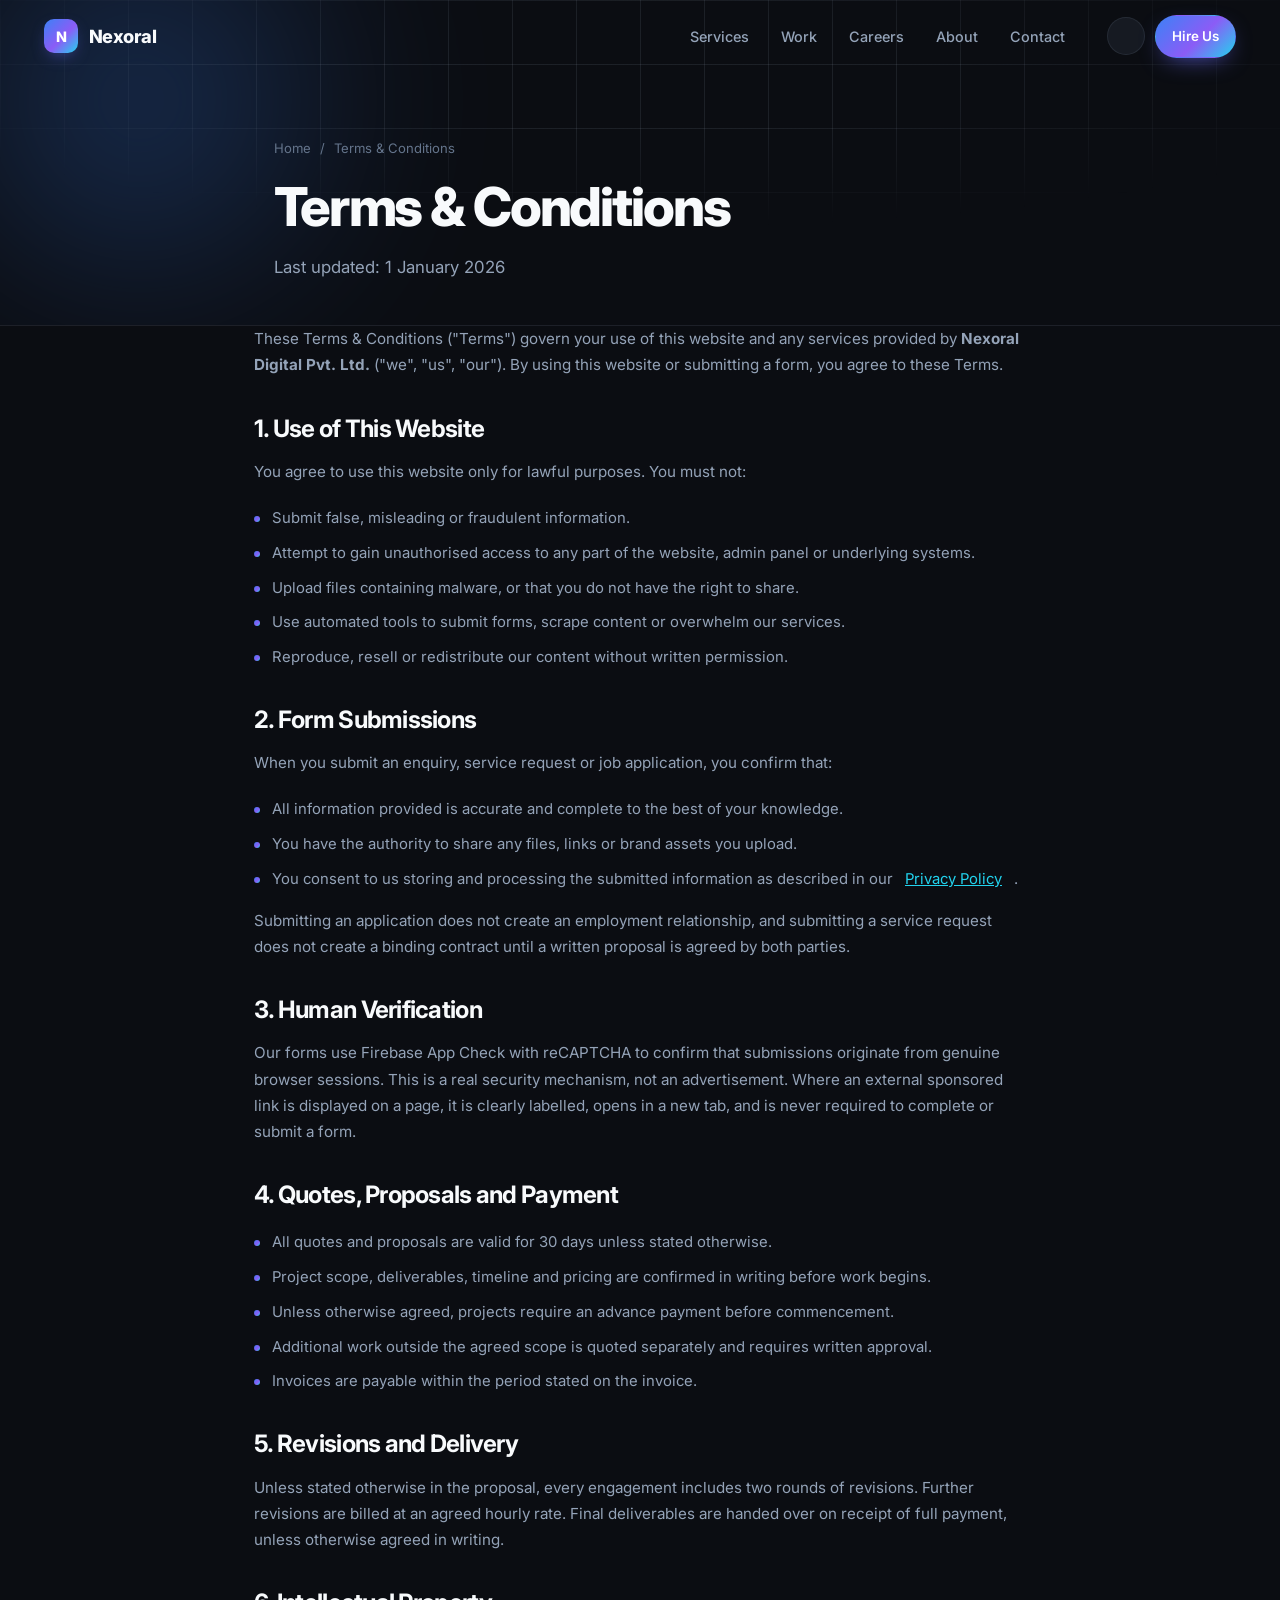
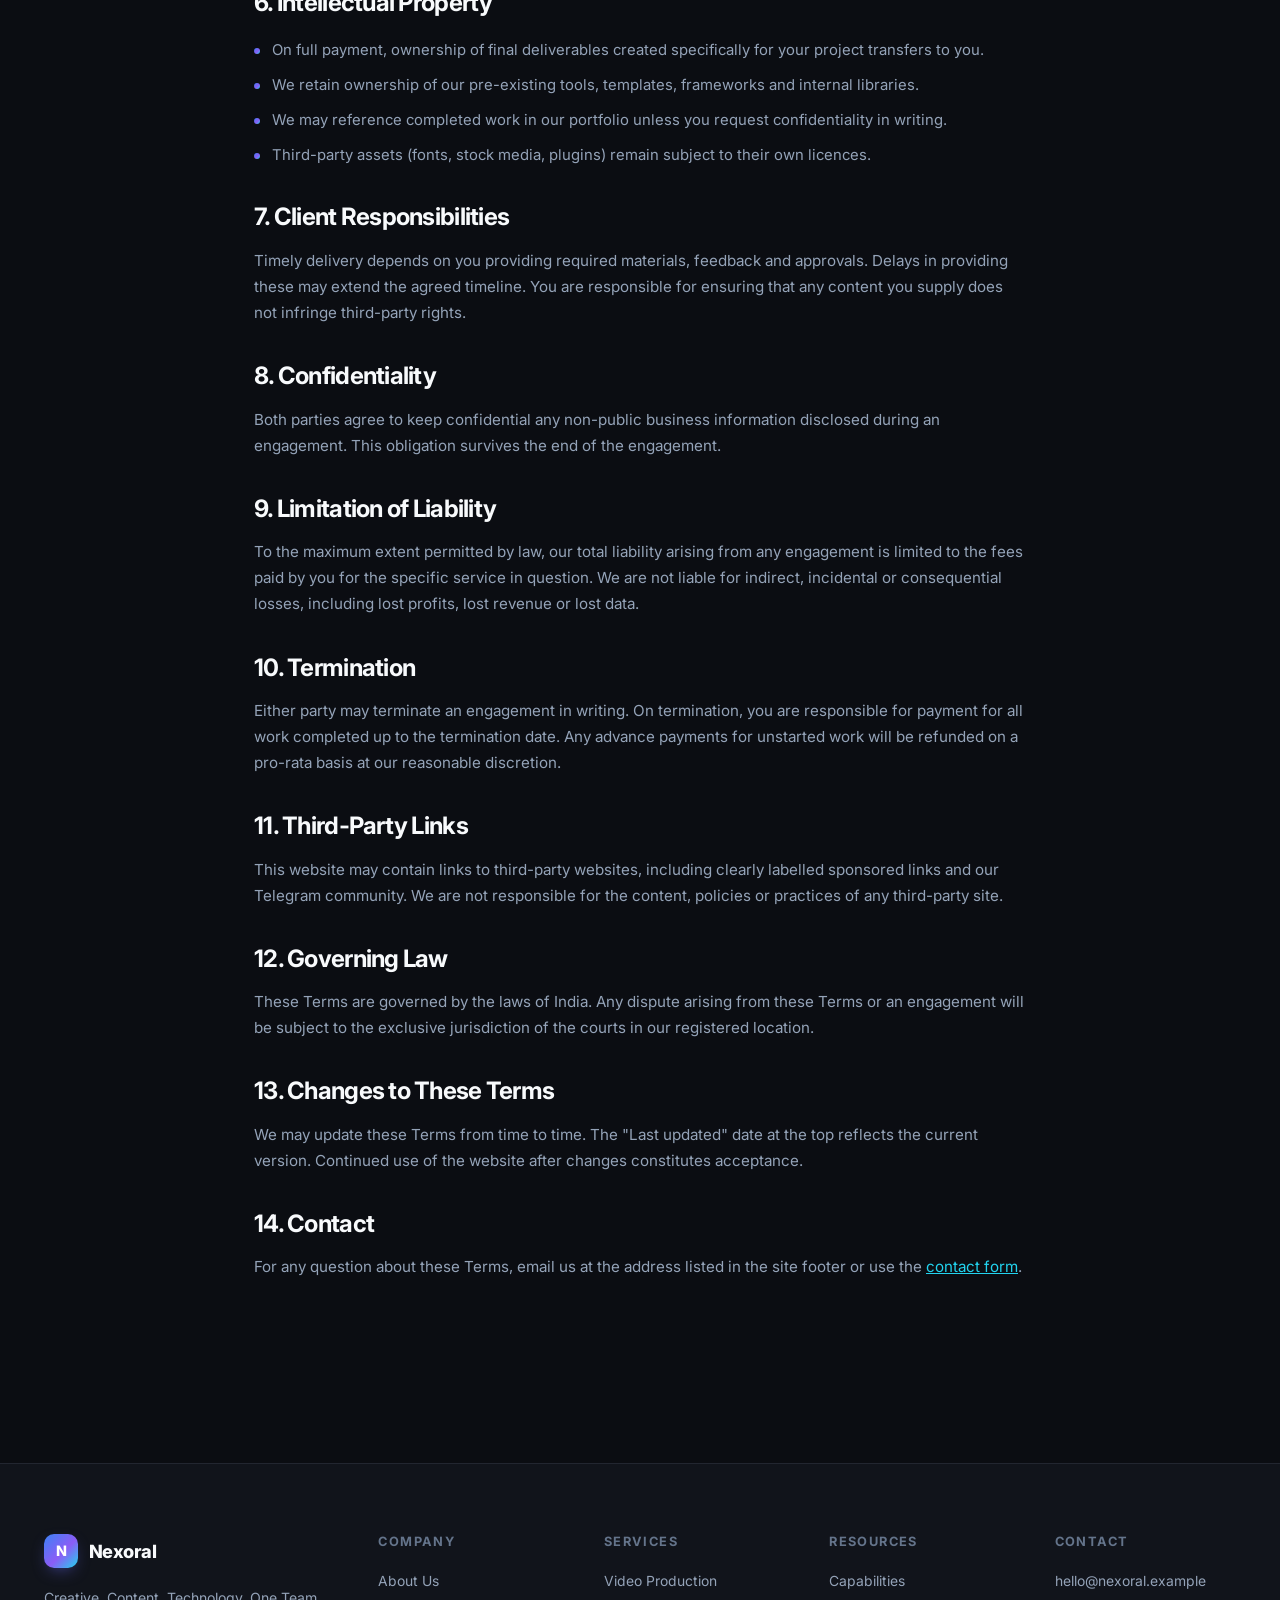
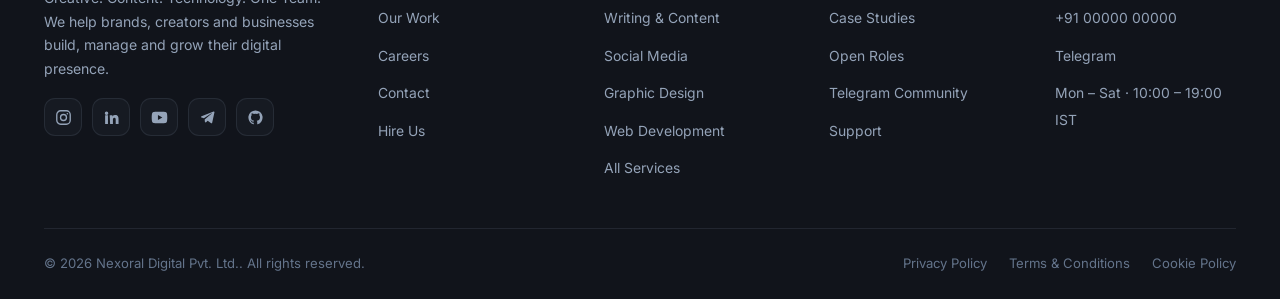
<file: terms.html>
<!DOCTYPE html>
<html lang="en" data-theme="dark">
<head>
<meta charset="UTF-8">
<meta name="viewport" content="width=device-width, initial-scale=1">
<title>Terms &amp; Conditions — Nexoral</title>
<meta name="description" content="Terms and conditions governing the use of the Nexoral website and services.">
<link rel="canonical" href="https://www.example.com/terms.html">
<meta name="robots" content="index, follow">
<link rel="icon" href="assets/logos/favicon.svg" type="image/svg+xml">
<link rel="preconnect" href="https://fonts.googleapis.com">
<link rel="preconnect" href="https://fonts.gstatic.com" crossorigin>
<link href="https://fonts.googleapis.com/css2?family=Inter:wght@400;500;600;700;800&display=swap" rel="stylesheet">
<link rel="stylesheet" href="css/style.css">
<link rel="stylesheet" href="css/responsive.css">
</head>
<body>
<div class="page-loader"><div class="loader-ring"></div></div>
<a class="skip-link" href="#main">Skip to main content</a>

<main id="main">
  <section class="page-hero">
    <div class="hero-bg" aria-hidden="true"><span class="orb orb-1"></span><span class="grid-overlay"></span></div>
    <div class="container page-hero-inner">
      <nav class="breadcrumb" aria-label="Breadcrumb"><a href="index.html">Home</a><span>/</span><span>Terms &amp; Conditions</span></nav>
      <h1>Terms &amp; Conditions</h1>
      <p>Last updated: 1 January 2026</p>
    </div>
  </section>

  <section class="section" style="padding-top:0">
    <div class="container" style="max-width:820px">
      <div class="prose" data-reveal>

        <p>These Terms &amp; Conditions ("Terms") govern your use of this website and any services provided by <strong>Nexoral Digital Pvt. Ltd.</strong> ("we", "us", "our"). By using this website or submitting a form, you agree to these Terms.</p>

        <h2>1. Use of This Website</h2>
        <p>You agree to use this website only for lawful purposes. You must not:</p>
        <ul>
          <li>Submit false, misleading or fraudulent information.</li>
          <li>Attempt to gain unauthorised access to any part of the website, admin panel or underlying systems.</li>
          <li>Upload files containing malware, or that you do not have the right to share.</li>
          <li>Use automated tools to submit forms, scrape content or overwhelm our services.</li>
          <li>Reproduce, resell or redistribute our content without written permission.</li>
        </ul>

        <h2>2. Form Submissions</h2>
        <p>When you submit an enquiry, service request or job application, you confirm that:</p>
        <ul>
          <li>All information provided is accurate and complete to the best of your knowledge.</li>
          <li>You have the authority to share any files, links or brand assets you upload.</li>
          <li>You consent to us storing and processing the submitted information as described in our <a href="privacy.html" style="color:var(--b3);text-decoration:underline">Privacy Policy</a>.</li>
        </ul>
        <p>Submitting an application does not create an employment relationship, and submitting a service request does not create a binding contract until a written proposal is agreed by both parties.</p>

        <h2>3. Human Verification</h2>
        <p>Our forms use Firebase App Check with reCAPTCHA to confirm that submissions originate from genuine browser sessions. This is a real security mechanism, not an advertisement. Where an external sponsored link is displayed on a page, it is clearly labelled, opens in a new tab, and is never required to complete or submit a form.</p>

        <h2>4. Quotes, Proposals and Payment</h2>
        <ul>
          <li>All quotes and proposals are valid for 30 days unless stated otherwise.</li>
          <li>Project scope, deliverables, timeline and pricing are confirmed in writing before work begins.</li>
          <li>Unless otherwise agreed, projects require an advance payment before commencement.</li>
          <li>Additional work outside the agreed scope is quoted separately and requires written approval.</li>
          <li>Invoices are payable within the period stated on the invoice.</li>
        </ul>

        <h2>5. Revisions and Delivery</h2>
        <p>Unless stated otherwise in the proposal, every engagement includes two rounds of revisions. Further revisions are billed at an agreed hourly rate. Final deliverables are handed over on receipt of full payment, unless otherwise agreed in writing.</p>

        <h2>6. Intellectual Property</h2>
        <ul>
          <li>On full payment, ownership of final deliverables created specifically for your project transfers to you.</li>
          <li>We retain ownership of our pre-existing tools, templates, frameworks and internal libraries.</li>
          <li>We may reference completed work in our portfolio unless you request confidentiality in writing.</li>
          <li>Third-party assets (fonts, stock media, plugins) remain subject to their own licences.</li>
        </ul>

        <h2>7. Client Responsibilities</h2>
        <p>Timely delivery depends on you providing required materials, feedback and approvals. Delays in providing these may extend the agreed timeline. You are responsible for ensuring that any content you supply does not infringe third-party rights.</p>

        <h2>8. Confidentiality</h2>
        <p>Both parties agree to keep confidential any non-public business information disclosed during an engagement. This obligation survives the end of the engagement.</p>

        <h2>9. Limitation of Liability</h2>
        <p>To the maximum extent permitted by law, our total liability arising from any engagement is limited to the fees paid by you for the specific service in question. We are not liable for indirect, incidental or consequential losses, including lost profits, lost revenue or lost data.</p>

        <h2>10. Termination</h2>
        <p>Either party may terminate an engagement in writing. On termination, you are responsible for payment for all work completed up to the termination date. Any advance payments for unstarted work will be refunded on a pro-rata basis at our reasonable discretion.</p>

        <h2>11. Third-Party Links</h2>
        <p>This website may contain links to third-party websites, including clearly labelled sponsored links and our Telegram community. We are not responsible for the content, policies or practices of any third-party site.</p>

        <h2>12. Governing Law</h2>
        <p>These Terms are governed by the laws of India. Any dispute arising from these Terms or an engagement will be subject to the exclusive jurisdiction of the courts in our registered location.</p>

        <h2>13. Changes to These Terms</h2>
        <p>We may update these Terms from time to time. The "Last updated" date at the top reflects the current version. Continued use of the website after changes constitutes acceptance.</p>

        <h2>14. Contact</h2>
        <p>For any question about these Terms, email us at the address listed in the site footer or use the <a href="contact.html" style="color:var(--b3);text-decoration:underline">contact form</a>.</p>
      </div>
    </div>
  </section>
</main>

<script type="module" src="js/main.js"></script>
</body>
</html>
</file>
<file: css/style.css>
/* =========================================================
   Nexoral — Core Design System
   ========================================================= */
*,*::before,*::after{box-sizing:border-box}
html{-webkit-text-size-adjust:100%;scroll-behavior:smooth}
:root{
  --bg:#0B0D12; --bg-2:#11141B; --card:#161A22; --card-2:#1B2029;
  --border:rgba(148,163,184,.13); --border-2:rgba(148,163,184,.26);
  --text:#F8FAFC; --muted:#94A3B8; --muted-2:#64748B;
  --b1:#3B82F6; --b2:#8B5CF6; --b3:#22D3EE;
  --grad:linear-gradient(135deg,#3B82F6 0%,#8B5CF6 55%,#22D3EE 100%);
  --grad-soft:linear-gradient(135deg,rgba(59,130,246,.16),rgba(139,92,246,.14),rgba(34,211,238,.12));
  --ok:#22C55E; --warn:#F59E0B; --danger:#EF4444; --info:#38BDF8;
  --r-xs:6px; --r-sm:10px; --r:14px; --r-lg:20px; --r-xl:28px; --r-full:999px;
  --shadow-sm:0 1px 2px rgba(0,0,0,.4);
  --shadow:0 1px 2px rgba(0,0,0,.45),0 14px 34px -14px rgba(0,0,0,.65);
  --shadow-lg:0 2px 4px rgba(0,0,0,.5),0 32px 64px -24px rgba(0,0,0,.75);
  --max:1240px; --nav-h:74px; --nav-h-sm:62px;
  --ease:cubic-bezier(.22,.61,.36,1);
  --ff:'Inter',system-ui,-apple-system,'Segoe UI',Roboto,sans-serif;
}
[data-theme="light"]{
  --bg:#FFFFFF; --bg-2:#F7F9FC; --card:#FFFFFF; --card-2:#F1F5F9;
  --border:rgba(15,23,42,.10); --border-2:rgba(15,23,42,.20);
  --text:#0B0D12; --muted:#526075; --muted-2:#7C8AA0;
  --shadow:0 1px 2px rgba(15,23,42,.06),0 14px 34px -18px rgba(15,23,42,.24);
  --shadow-lg:0 2px 6px rgba(15,23,42,.08),0 32px 64px -28px rgba(15,23,42,.3);
}
body{
  margin:0;font-family:var(--ff);background:var(--bg);color:var(--text);
  font-size:16px;line-height:1.65;font-weight:400;
  -webkit-font-smoothing:antialiased;-moz-osx-font-smoothing:grayscale;
  overflow-x:hidden;
}
body.no-scroll{overflow:hidden}
img,svg,video{max-width:100%;display:block}
a{color:inherit;text-decoration:none}
button,input,select,textarea{font:inherit;color:inherit}
h1,h2,h3,h4,h5{margin:0;line-height:1.18;letter-spacing:-.022em;font-weight:700}
p{margin:0}
ul,ol{margin:0;padding:0;list-style:none}
:focus-visible{outline:2px solid var(--b3);outline-offset:3px;border-radius:6px}
::selection{background:rgba(139,92,246,.35)}

.container{width:100%;max-width:var(--max);margin-inline:auto;padding-inline:24px}
.skip-link{position:absolute;left:-9999px;top:0;z-index:9999;background:var(--b1);color:#fff;padding:12px 20px;border-radius:0 0 var(--r-sm) 0}
.skip-link:focus{left:0}

/* ---------- Typography helpers ---------- */
.eyebrow{display:inline-flex;align-items:center;gap:9px;font-size:.78rem;font-weight:600;
  letter-spacing:.12em;text-transform:uppercase;color:var(--muted);margin-bottom:16px}
.eyebrow .dot{width:7px;height:7px;border-radius:50%;background:var(--grad);box-shadow:0 0 0 4px rgba(139,92,246,.14)}
.grad-text{background:var(--grad);-webkit-background-clip:text;background-clip:text;color:transparent}
.section-title{font-size:clamp(1.75rem,3.4vw,2.7rem);letter-spacing:-.03em}
.section-sub{color:var(--muted);font-size:1.03rem;max-width:60ch;margin-top:14px}
.section{padding:clamp(64px,8vw,120px) 0;position:relative}
.section-alt{background:var(--bg-2);border-block:1px solid var(--border)}
.section-head{max-width:720px;margin-bottom:clamp(36px,5vw,60px)}
.section-cta{margin-top:44px;display:flex;justify-content:center}

/* ---------- Buttons ---------- */
.btn{display:inline-flex;align-items:center;justify-content:center;gap:9px;
  padding:12px 22px;border-radius:var(--r-full);border:1px solid transparent;
  font-size:.93rem;font-weight:600;cursor:pointer;white-space:nowrap;
  transition:transform .22s var(--ease),box-shadow .22s var(--ease),
             background .22s var(--ease),border-color .22s var(--ease),color .22s var(--ease);
  position:relative;overflow:hidden;background:none;text-align:center}
.btn:active{transform:translateY(1px) scale(.99)}
.btn:disabled{opacity:.45;cursor:not-allowed;transform:none!important;box-shadow:none!important}
.btn-lg{padding:15px 30px;font-size:1rem}
.btn-sm{padding:9px 16px;font-size:.84rem}
.btn-primary{background:var(--grad);color:#fff;box-shadow:0 8px 24px -10px rgba(99,102,241,.85)}
.btn-primary:hover:not(:disabled){transform:translateY(-2px);box-shadow:0 16px 34px -12px rgba(99,102,241,.95)}
.btn-secondary{background:var(--card);border-color:var(--border-2);color:var(--text)}
.btn-secondary:hover:not(:disabled){border-color:var(--b2);transform:translateY(-2px);background:var(--card-2)}
.btn-ghost{background:transparent;border-color:var(--border-2);color:var(--text)}
.btn-ghost:hover:not(:disabled){background:rgba(148,163,184,.10);border-color:var(--border-2)}
.btn-danger{background:rgba(239,68,68,.12);border-color:rgba(239,68,68,.4);color:#FCA5A5}
.btn-danger:hover:not(:disabled){background:rgba(239,68,68,.2)}
.btn-block{width:100%}
.btn .spinner{width:16px;height:16px;border:2px solid rgba(255,255,255,.35);border-top-color:#fff;border-radius:50%;animation:spin .7s linear infinite}
@keyframes spin{to{transform:rotate(360deg)}}

/* ---------- Header / Nav ---------- */
.site-header{position:fixed;inset:0 0 auto 0;z-index:900;height:var(--nav-h);
  display:flex;align-items:center;transition:height .3s var(--ease),background .3s var(--ease),border-color .3s var(--ease),backdrop-filter .3s;
  border-bottom:1px solid transparent}
.site-header.scrolled{height:var(--nav-h-sm);background:color-mix(in srgb,var(--bg) 78%,transparent);
  backdrop-filter:blur(18px) saturate(160%);-webkit-backdrop-filter:blur(18px) saturate(160%);
  border-bottom-color:var(--border)}
.nav{width:100%;max-width:var(--max);margin-inline:auto;padding-inline:24px;
  display:flex;align-items:center;gap:28px}
.brand{display:flex;align-items:center;gap:11px;font-weight:800;font-size:1.14rem;letter-spacing:-.03em;flex-shrink:0}
.brand-mark{width:34px;height:34px;border-radius:10px;background:var(--grad);
  display:grid;place-items:center;color:#fff;font-size:.9rem;font-weight:800;
  box-shadow:0 6px 18px -8px rgba(99,102,241,.9)}
.nav-links{display:flex;align-items:center;gap:4px;margin-left:auto}
.nav-links a{padding:9px 14px;border-radius:var(--r-full);font-size:.9rem;font-weight:500;
  color:var(--muted);transition:color .2s,background .2s;position:relative}
.nav-links a:hover{color:var(--text);background:rgba(148,163,184,.09)}
.nav-links a.active{color:var(--text)}
.nav-links a.active::after{content:"";position:absolute;left:50%;bottom:2px;translate:-50% 0;
  width:16px;height:2px;border-radius:2px;background:var(--grad)}
.nav-actions{display:flex;align-items:center;gap:10px;flex-shrink:0}
.theme-toggle{width:38px;height:38px;border-radius:50%;border:1px solid var(--border);
  background:var(--card);display:grid;place-items:center;cursor:pointer;
  transition:border-color .2s,transform .2s}
.theme-toggle:hover{border-color:var(--b2);transform:rotate(-18deg)}
.hamburger{display:none;width:42px;height:42px;border-radius:var(--r-sm);
  border:1px solid var(--border);background:var(--card);cursor:pointer;
  flex-direction:column;align-items:center;justify-content:center;gap:5px}
.hamburger span{width:18px;height:2px;background:var(--text);border-radius:2px;
  transition:transform .3s var(--ease),opacity .25s}
.hamburger.open span:nth-child(1){transform:translateY(7px) rotate(45deg)}
.hamburger.open span:nth-child(2){opacity:0}
.hamburger.open span:nth-child(3){transform:translateY(-7px) rotate(-45deg)}

.drawer{position:fixed;inset:0;z-index:950;pointer-events:none}
.drawer-backdrop{position:absolute;inset:0;background:rgba(4,6,10,.7);backdrop-filter:blur(4px);
  opacity:0;transition:opacity .3s var(--ease)}
.drawer-panel{position:absolute;top:0;right:0;height:100%;width:min(360px,86vw);
  background:var(--bg-2);border-left:1px solid var(--border);padding:24px;
  display:flex;flex-direction:column;gap:6px;transform:translateX(100%);
  transition:transform .38s var(--ease);overflow-y:auto}
.drawer.open{pointer-events:auto}
.drawer.open .drawer-backdrop{opacity:1}
.drawer.open .drawer-panel{transform:translateX(0)}
.drawer-head{display:flex;align-items:center;justify-content:space-between;margin-bottom:18px}
.drawer-close{width:38px;height:38px;border-radius:var(--r-sm);border:1px solid var(--border);
  background:var(--card);cursor:pointer;display:grid;place-items:center;font-size:1.1rem}
.drawer nav a{display:block;padding:14px 16px;border-radius:var(--r);font-size:1rem;
  font-weight:500;color:var(--muted);transition:background .2s,color .2s}
.drawer nav a:hover,.drawer nav a.active{background:var(--card);color:var(--text)}
.drawer-footer{margin-top:auto;padding-top:22px;border-top:1px solid var(--border);display:grid;gap:10px}

/* ---------- Hero ---------- */
.hero{position:relative;padding-top:calc(var(--nav-h) + 72px);padding-bottom:24px;overflow:hidden}
.hero-bg{position:absolute;inset:0;z-index:0;pointer-events:none;overflow:hidden}
.orb{position:absolute;border-radius:50%;filter:blur(90px);opacity:.5}
.orb-1{width:520px;height:520px;top:-160px;left:-120px;background:radial-gradient(circle,#3B82F6,transparent 68%)}
.orb-2{width:460px;height:460px;top:-80px;right:-100px;background:radial-gradient(circle,#8B5CF6,transparent 68%)}
.orb-3{width:420px;height:420px;top:280px;left:38%;background:radial-gradient(circle,#22D3EE,transparent 70%);opacity:.28}
.grid-overlay{position:absolute;inset:0;
  background-image:linear-gradient(var(--border) 1px,transparent 1px),linear-gradient(90deg,var(--border) 1px,transparent 1px);
  background-size:64px 64px;mask-image:radial-gradient(ellipse 78% 62% at 50% 22%,#000 30%,transparent 78%);
  -webkit-mask-image:radial-gradient(ellipse 78% 62% at 50% 22%,#000 30%,transparent 78%)}
.hero-inner{position:relative;z-index:1;display:grid;grid-template-columns:1.05fr .95fr;
  gap:56px;align-items:center;min-height:min(76vh,640px)}
.hero-title{font-size:clamp(2.15rem,5.4vw,4.1rem);letter-spacing:-.04em;font-weight:800;line-height:1.06}
.hero-sub{color:var(--muted);font-size:clamp(1rem,1.5vw,1.14rem);max-width:54ch;margin-top:22px}
.hero-cta{display:flex;flex-wrap:wrap;gap:14px;margin-top:34px}
.hero-points{display:flex;flex-wrap:wrap;gap:10px 22px;margin-top:30px}
.hero-points li{font-size:.86rem;color:var(--muted);display:flex;align-items:center;gap:8px}
.hero-points li::before{content:"";width:5px;height:5px;border-radius:50%;background:var(--b3)}

.hero-visual{position:relative;min-height:400px}
.hv-card{background:color-mix(in srgb,var(--card) 88%,transparent);border:1px solid var(--border);
  border-radius:var(--r-lg);backdrop-filter:blur(12px);box-shadow:var(--shadow-lg)}
.hv-main{position:relative;padding:0;overflow:hidden;animation:floaty 9s ease-in-out infinite}
@keyframes floaty{0%,100%{transform:translateY(0)}50%{transform:translateY(-12px)}}
.hv-head{display:flex;align-items:center;gap:12px;padding:14px 18px;border-bottom:1px solid var(--border);background:rgba(148,163,184,.05)}
.hv-dots{display:flex;gap:5px}
.hv-dots i{width:9px;height:9px;border-radius:50%;background:var(--border-2)}
.hv-dots i:first-child{background:#EF4444}.hv-dots i:nth-child(2){background:#F59E0B}.hv-dots i:nth-child(3){background:#22C55E}
.hv-title{font-size:.78rem;color:var(--muted);font-weight:600;letter-spacing:.05em}
.hv-body{padding:22px 20px 26px;display:grid;gap:15px}
.hv-row{display:flex;align-items:center;gap:12px}
.hv-bar{height:9px;border-radius:6px;background:linear-gradient(90deg,var(--border-2),transparent);flex:1}
.w50{max-width:50%}.w70{max-width:70%}.w85{max-width:85%}
.hv-pill{font-size:.68rem;font-weight:700;letter-spacing:.06em;text-transform:uppercase;
  padding:4px 10px;border-radius:var(--r-full);background:rgba(59,130,246,.16);color:#93C5FD}
.hv-pill.alt{background:rgba(139,92,246,.16);color:#C4B5FD}
.hv-pill.ok{background:rgba(34,197,94,.16);color:#86EFAC}
.hv-chart{display:flex;align-items:flex-end;gap:9px;height:110px;margin-top:8px;padding-top:14px;border-top:1px solid var(--border)}
.hv-chart span{flex:1;height:var(--h);border-radius:6px 6px 3px 3px;background:var(--grad);opacity:.85;
  animation:grow 1.1s var(--ease) backwards}
.hv-chart span:nth-child(2){animation-delay:.08s}.hv-chart span:nth-child(3){animation-delay:.16s}
.hv-chart span:nth-child(4){animation-delay:.24s}.hv-chart span:nth-child(5){animation-delay:.32s}
.hv-chart span:nth-child(6){animation-delay:.4s}
@keyframes grow{from{height:0;opacity:0}}
.hv-float{position:absolute;padding:14px 18px;border-radius:var(--r);display:grid;gap:6px}
.hv-a{top:6%;right:-3%;animation:floaty 7s ease-in-out infinite .6s}
.hv-b{bottom:4%;left:-4%;animation:floaty 8s ease-in-out infinite 1.2s}
.hv-mini-label{font-size:.72rem;color:var(--muted);font-weight:500}
.hv-mini-value{font-size:.95rem;font-weight:700}
.hv-avatars{display:flex}
.hv-avatars i{width:26px;height:26px;border-radius:50%;border:2px solid var(--card);
  background:var(--grad);margin-left:-9px}
.hv-avatars i:first-child{margin-left:0;background:linear-gradient(135deg,#3B82F6,#22D3EE)}
.hv-avatars i:nth-child(3){background:linear-gradient(135deg,#8B5CF6,#EC4899)}

/* ---------- Trust strip ---------- */
.trust-strip{margin-top:64px;display:grid;grid-template-columns:repeat(4,1fr);gap:1px;
  background:var(--border);border:1px solid var(--border);border-radius:var(--r-lg);overflow:hidden}
.trust-item{background:var(--bg-2);padding:24px 22px;display:grid;gap:6px}
.trust-item strong{font-size:.95rem;font-weight:700}
.trust-item span{font-size:.83rem;color:var(--muted);line-height:1.5}

/* ---------- Grids & Cards ---------- */
.grid{display:grid;gap:22px}
.grid-2{grid-template-columns:repeat(2,1fr)}
.grid-3{grid-template-columns:repeat(3,1fr)}
.grid-4{grid-template-columns:repeat(4,1fr)}

.card{background:var(--card);border:1px solid var(--border);border-radius:var(--r-lg);
  padding:28px;position:relative;overflow:hidden;
  transition:transform .3s var(--ease),border-color .3s var(--ease),box-shadow .3s var(--ease)}
.card::before{content:"";position:absolute;inset:0;border-radius:inherit;padding:1px;
  background:var(--grad);opacity:0;transition:opacity .3s;
  -webkit-mask:linear-gradient(#000 0 0) content-box,linear-gradient(#000 0 0);
  -webkit-mask-composite:xor;mask-composite:exclude;pointer-events:none}
.card:hover{transform:translateY(-5px);box-shadow:var(--shadow-lg)}
.card:hover::before{opacity:.6}
.card-icon{width:46px;height:46px;border-radius:13px;display:grid;place-items:center;
  background:var(--grad-soft);border:1px solid var(--border);color:var(--b3);margin-bottom:18px}
.card-icon svg{width:22px;height:22px}
.card h3{font-size:1.09rem;margin-bottom:9px}
.card p{color:var(--muted);font-size:.9rem;line-height:1.62}
.card-tags{display:flex;flex-wrap:wrap;gap:7px;margin-top:18px}
.tag{font-size:.72rem;font-weight:600;padding:5px 11px;border-radius:var(--r-full);
  background:rgba(148,163,184,.10);border:1px solid var(--border);color:var(--muted)}
.card-link{display:inline-flex;align-items:center;gap:7px;margin-top:20px;
  font-size:.86rem;font-weight:600;color:var(--b3);transition:gap .25s var(--ease)}
.card:hover .card-link{gap:12px}

/* ---------- Steps ---------- */
.steps{display:grid;grid-template-columns:repeat(4,1fr);gap:22px;counter-reset:s}
.step{background:var(--card);border:1px solid var(--border);border-radius:var(--r-lg);
  padding:30px 26px;position:relative;transition:transform .3s var(--ease),border-color .3s}
.step:hover{transform:translateY(-5px);border-color:var(--border-2)}
.step-num{display:block;font-size:2.3rem;font-weight:800;letter-spacing:-.05em;
  background:var(--grad);-webkit-background-clip:text;background-clip:text;color:transparent;
  margin-bottom:14px;line-height:1}
.step h3{font-size:1.05rem;margin-bottom:9px}
.step p{color:var(--muted);font-size:.89rem;line-height:1.62}

/* ---------- Split ---------- */
.split{display:grid;grid-template-columns:1fr 1fr;gap:64px;align-items:center}
.check-list{display:grid;gap:13px;margin-top:26px}
.check-list li{display:flex;gap:12px;font-size:.94rem;color:var(--muted)}
.check-list li::before{content:"";flex-shrink:0;width:20px;height:20px;border-radius:50%;
  background:var(--grad-soft);border:1px solid var(--border-2);margin-top:3px;
  background-image:url("data:image/svg+xml,%3Csvg xmlns='http://www.w3.org/2000/svg' viewBox='0 0 24 24' fill='none' stroke='%2322D3EE' stroke-width='3.4' stroke-linecap='round' stroke-linejoin='round'%3E%3Cpolyline points='20 6 9 17 4 12'/%3E%3C/svg%3E");
  background-size:11px;background-repeat:no-repeat;background-position:center}
.stat-grid{display:grid;grid-template-columns:1fr 1fr;gap:18px}
.stat-card{background:var(--card);border:1px solid var(--border);border-radius:var(--r-lg);
  padding:26px 22px;display:grid;gap:7px;transition:transform .3s var(--ease),border-color .3s}
.stat-card:hover{transform:translateY(-4px);border-color:var(--border-2)}
.stat-value{font-size:1.5rem;font-weight:800;letter-spacing:-.03em;
  background:var(--grad);-webkit-background-clip:text;background-clip:text;color:transparent}
.stat-label{font-size:.82rem;color:var(--muted);line-height:1.5}

/* ---------- CTA band ---------- */
.cta-band{display:flex;align-items:center;justify-content:space-between;gap:34px;flex-wrap:wrap;
  padding:clamp(34px,5vw,54px);border-radius:var(--r-xl);border:1px solid var(--border-2);
  background:var(--grad-soft);position:relative;overflow:hidden}
.cta-band::after{content:"";position:absolute;width:340px;height:340px;border-radius:50%;
  right:-110px;top:-140px;background:radial-gradient(circle,rgba(139,92,246,.36),transparent 70%);filter:blur(48px)}
.cta-band h2{font-size:clamp(1.4rem,2.6vw,2.05rem);letter-spacing:-.03em;position:relative}
.cta-band p{color:var(--muted);margin-top:10px;max-width:52ch;position:relative}
.cta-band-actions{display:flex;gap:13px;flex-wrap:wrap;position:relative}

/* ---------- Page hero (inner pages) ---------- */
.page-hero{padding-top:calc(var(--nav-h) + 64px);padding-bottom:44px;position:relative;overflow:hidden;
  border-bottom:1px solid var(--border)}
.page-hero .orb{opacity:.34}
.page-hero-inner{position:relative;z-index:1;max-width:780px}
.page-hero h1{font-size:clamp(2rem,4.6vw,3.35rem);letter-spacing:-.04em;font-weight:800;line-height:1.08}
.page-hero p{color:var(--muted);font-size:1.05rem;margin-top:18px;max-width:62ch}
.breadcrumb{display:flex;gap:9px;align-items:center;font-size:.82rem;color:var(--muted-2);margin-bottom:18px}
.breadcrumb a:hover{color:var(--text)}

/* ---------- Filters / chips ---------- */
.filters{display:flex;flex-wrap:wrap;gap:10px;margin-bottom:34px}
.chip{padding:9px 18px;border-radius:var(--r-full);border:1px solid var(--border);
  background:var(--card);font-size:.85rem;font-weight:600;color:var(--muted);cursor:pointer;
  transition:all .22s var(--ease)}
.chip:hover{border-color:var(--border-2);color:var(--text)}
.chip.active{background:var(--grad);border-color:transparent;color:#fff;box-shadow:0 8px 22px -12px rgba(99,102,241,.9)}

/* ---------- Portfolio ---------- */
.pf-card{background:var(--card);border:1px solid var(--border);border-radius:var(--r-lg);
  overflow:hidden;display:flex;flex-direction:column;
  transition:transform .3s var(--ease),box-shadow .3s var(--ease),border-color .3s}
.pf-card:hover{transform:translateY(-6px);box-shadow:var(--shadow-lg);border-color:var(--border-2)}
.pf-thumb{aspect-ratio:16/10;background:var(--grad-soft);position:relative;overflow:hidden;
  display:grid;place-items:center;border-bottom:1px solid var(--border)}
.pf-thumb img{width:100%;height:100%;object-fit:cover;transition:transform .6s var(--ease)}
.pf-card:hover .pf-thumb img{transform:scale(1.06)}
.pf-thumb .pf-ph{font-size:2.1rem;font-weight:800;letter-spacing:-.04em;
  background:var(--grad);-webkit-background-clip:text;background-clip:text;color:transparent}
.pf-body{padding:24px;display:flex;flex-direction:column;flex:1}
.pf-cat{font-size:.72rem;font-weight:700;letter-spacing:.1em;text-transform:uppercase;color:var(--b3);margin-bottom:10px}
.pf-body h3{font-size:1.06rem;margin-bottom:9px}
.pf-body p{color:var(--muted);font-size:.88rem;line-height:1.6;flex:1}

/* ---------- Forms ---------- */
.form-shell{background:var(--card);border:1px solid var(--border);border-radius:var(--r-xl);
  padding:clamp(24px,4vw,48px);box-shadow:var(--shadow)}
.form-section{padding-bottom:34px;margin-bottom:34px;border-bottom:1px solid var(--border)}
.form-section:last-of-type{border-bottom:0;margin-bottom:22px}
.form-section-head{display:flex;align-items:center;gap:13px;margin-bottom:24px}
.form-section-num{width:30px;height:30px;border-radius:9px;display:grid;place-items:center;
  background:var(--grad);color:#fff;font-size:.8rem;font-weight:800;flex-shrink:0}
.form-section-head h3{font-size:1.05rem}
.form-section-head p{font-size:.83rem;color:var(--muted);margin-top:3px}
.form-grid{display:grid;grid-template-columns:1fr 1fr;gap:20px}
.field{display:grid;gap:8px}
.field.full{grid-column:1/-1}
.field label{font-size:.85rem;font-weight:600;display:flex;gap:6px;align-items:center}
.req{color:var(--danger)}
.opt{font-size:.75rem;font-weight:500;color:var(--muted-2)}
.field input,.field select,.field textarea{
  width:100%;padding:12px 15px;border-radius:var(--r-sm);
  background:var(--bg-2);border:1px solid var(--border);color:var(--text);
  font-size:.92rem;transition:border-color .2s,box-shadow .2s,background .2s}
[data-theme="light"] .field input,[data-theme="light"] .field select,[data-theme="light"] .field textarea{background:#fff}
.field textarea{resize:vertical;min-height:120px;line-height:1.6}
.field input::placeholder,.field textarea::placeholder{color:var(--muted-2)}
.field input:focus,.field select:focus,.field textarea:focus{
  outline:none;border-color:var(--b2);background:var(--card-2);
  box-shadow:0 0 0 3px rgba(139,92,246,.16)}
.field.invalid input,.field.invalid select,.field.invalid textarea{border-color:var(--danger);box-shadow:0 0 0 3px rgba(239,68,68,.13)}
.field .hint{font-size:.76rem;color:var(--muted-2)}
.field .err{font-size:.78rem;color:#FCA5A5;display:none;align-items:center;gap:6px}
.field.invalid .err{display:flex}
select{appearance:none;background-image:url("data:image/svg+xml,%3Csvg xmlns='http://www.w3.org/2000/svg' viewBox='0 0 24 24' fill='none' stroke='%2394A3B8' stroke-width='2.2' stroke-linecap='round'%3E%3Cpath d='M6 9l6 6 6-6'/%3E%3C/svg%3E");
  background-repeat:no-repeat;background-position:right 13px center;background-size:16px;padding-right:40px}

.file-drop{border:1.5px dashed var(--border-2);border-radius:var(--r);padding:26px 20px;
  text-align:center;cursor:pointer;transition:border-color .2s,background .2s;background:var(--bg-2)}
.file-drop:hover,.file-drop.drag{border-color:var(--b2);background:var(--card-2)}
.file-drop input{display:none}
.file-drop .fd-icon{width:42px;height:42px;margin:0 auto 12px;border-radius:12px;
  background:var(--grad-soft);border:1px solid var(--border);display:grid;place-items:center;color:var(--b3)}
.file-drop strong{display:block;font-size:.9rem;margin-bottom:5px}
.file-drop span{font-size:.78rem;color:var(--muted)}
.file-list{display:grid;gap:8px;margin-top:12px}
.file-item{display:flex;align-items:center;gap:11px;padding:10px 13px;border-radius:var(--r-sm);
  background:var(--card-2);border:1px solid var(--border);font-size:.83rem}
.file-item .fi-name{flex:1;overflow:hidden;text-overflow:ellipsis;white-space:nowrap}
.file-item .fi-size{color:var(--muted-2);font-size:.75rem}
.file-item button{background:none;border:0;color:#FCA5A5;cursor:pointer;font-size:1rem;padding:0 4px}

.check{display:flex;gap:12px;align-items:flex-start;font-size:.87rem;color:var(--muted);cursor:pointer;line-height:1.6}
.check input{appearance:none;width:20px;height:20px;flex-shrink:0;border-radius:6px;
  border:1.5px solid var(--border-2);background:var(--bg-2);cursor:pointer;position:relative;
  transition:background .2s,border-color .2s;margin-top:2px}
.check input:checked{background:var(--grad);border-color:transparent}
.check input:checked::after{content:"";position:absolute;inset:0;
  background:url("data:image/svg+xml,%3Csvg xmlns='http://www.w3.org/2000/svg' viewBox='0 0 24 24' fill='none' stroke='white' stroke-width='3.4' stroke-linecap='round' stroke-linejoin='round'%3E%3Cpolyline points='20 6 9 17 4 12'/%3E%3C/svg%3E") center/12px no-repeat}
.check.invalid{color:#FCA5A5}

/* Verify box */
.verify-box{border:1px solid var(--border-2);border-radius:var(--r);padding:22px;
  background:var(--bg-2);display:grid;gap:14px}
.verify-head{display:flex;align-items:center;gap:11px;font-weight:700;font-size:.92rem}
.verify-head .vi{width:32px;height:32px;border-radius:9px;background:var(--grad-soft);
  border:1px solid var(--border);display:grid;place-items:center;color:var(--b3)}
.verify-note{font-size:.79rem;color:var(--muted);line-height:1.55}
.verify-state{display:flex;align-items:center;gap:9px;font-size:.85rem;font-weight:600;color:var(--ok)}
.verify-state.pending{color:var(--warn)}
.verify-state.idle{color:var(--muted)}
.sponsored{margin-top:6px;padding-top:14px;border-top:1px solid var(--border);
  font-size:.79rem;color:var(--muted-2);display:flex;align-items:center;gap:8px;flex-wrap:wrap}
.sponsored a{color:var(--b3);text-decoration:underline;font-weight:600}

.form-actions{display:flex;gap:13px;flex-wrap:wrap;align-items:center;margin-top:26px}
.form-actions .btn{min-width:190px}

/* Success screen */
.success-screen{text-align:center;padding:clamp(34px,6vw,64px) 24px;display:grid;gap:18px;justify-items:center;
  animation:fadeUp .5s var(--ease)}
.success-icon{width:74px;height:74px;border-radius:50%;background:var(--grad);
  display:grid;place-items:center;color:#fff;box-shadow:0 18px 44px -16px rgba(99,102,241,.95)}
.success-icon svg{width:34px;height:34px}
.ref-id{font-family:ui-monospace,'SF Mono',Menlo,monospace;font-size:1.02rem;font-weight:700;
  padding:11px 20px;border-radius:var(--r-sm);background:var(--card-2);border:1px dashed var(--border-2);color:var(--b3)}

/* ---------- Job cards ---------- */
.job-card{background:var(--card);border:1px solid var(--border);border-radius:var(--r-lg);
  padding:26px;display:grid;gap:16px;transition:transform .3s var(--ease),border-color .3s,box-shadow .3s}
.job-card:hover{transform:translateY(-4px);border-color:var(--border-2);box-shadow:var(--shadow)}
.job-top{display:flex;justify-content:space-between;gap:18px;align-items:flex-start;flex-wrap:wrap}
.job-card h3{font-size:1.14rem;margin-bottom:7px}
.job-dept{font-size:.83rem;color:var(--b3);font-weight:600}
.job-desc{color:var(--muted);font-size:.89rem;line-height:1.62}
.job-meta{display:flex;flex-wrap:wrap;gap:9px}
.meta-pill{display:inline-flex;align-items:center;gap:7px;font-size:.77rem;font-weight:500;
  padding:6px 12px;border-radius:var(--r-full);background:rgba(148,163,184,.09);
  border:1px solid var(--border);color:var(--muted)}
.job-foot{display:flex;justify-content:space-between;align-items:center;gap:16px;flex-wrap:wrap;
  padding-top:16px;border-top:1px solid var(--border)}
.job-date{font-size:.78rem;color:var(--muted-2)}

/* ---------- Detail content ---------- */
.detail-layout{display:grid;grid-template-columns:1fr 340px;gap:48px;align-items:start}
.prose{display:grid;gap:16px}
.prose h2{font-size:1.5rem;letter-spacing:-.03em;margin-top:20px}
.prose h3{font-size:1.12rem;margin-top:12px}
.prose p{color:var(--muted);font-size:.95rem;line-height:1.72}
.prose ul{display:grid;gap:11px;margin-top:6px}
.prose ul li{display:flex;gap:12px;font-size:.93rem;color:var(--muted);line-height:1.6}
.prose ul li::before{content:"";flex-shrink:0;width:6px;height:6px;border-radius:50%;
  background:var(--grad);margin-top:9px}
.prose ol{counter-reset:o;display:grid;gap:14px}
.prose ol li{counter-increment:o;display:flex;gap:14px;font-size:.93rem;color:var(--muted);line-height:1.62}
.prose ol li::before{content:counter(o,decimal-leading-zero);flex-shrink:0;font-weight:800;font-size:.82rem;
  color:var(--b3);padding-top:2px}

.aside-card{background:var(--card);border:1px solid var(--border);border-radius:var(--r-lg);
  padding:26px;position:sticky;top:calc(var(--nav-h-sm) + 20px);display:grid;gap:16px}
.aside-card h4{font-size:.95rem}
.aside-list{display:grid;gap:13px}
.aside-list div{display:flex;justify-content:space-between;gap:14px;font-size:.85rem;
  padding-bottom:13px;border-bottom:1px solid var(--border)}
.aside-list div:last-child{border-bottom:0;padding-bottom:0}
.aside-list dt,.aside-list span:first-child{color:var(--muted)}
.aside-list span:last-child{font-weight:600;text-align:right}

.accordion{display:grid;gap:11px}
.acc-item{background:var(--card);border:1px solid var(--border);border-radius:var(--r);overflow:hidden}
.acc-btn{width:100%;display:flex;justify-content:space-between;align-items:center;gap:18px;
  padding:19px 22px;background:none;border:0;cursor:pointer;text-align:left;
  font-size:.95rem;font-weight:600;transition:background .2s}
.acc-btn:hover{background:var(--card-2)}
.acc-btn .ai{flex-shrink:0;width:22px;height:22px;position:relative;transition:transform .3s var(--ease)}
.acc-btn .ai::before,.acc-btn .ai::after{content:"";position:absolute;background:var(--muted);border-radius:2px;
  top:50%;left:50%;translate:-50% -50%}
.acc-btn .ai::before{width:13px;height:2px}
.acc-btn .ai::after{width:2px;height:13px;transition:opacity .25s}
.acc-item.open .acc-btn .ai{transform:rotate(180deg)}
.acc-item.open .acc-btn .ai::after{opacity:0}
.acc-body{max-height:0;overflow:hidden;transition:max-height .38s var(--ease)}
.acc-body-inner{padding:0 22px 22px;color:var(--muted);font-size:.9rem;line-height:1.7}

/* ---------- Footer ---------- */
.site-footer{border-top:1px solid var(--border);background:var(--bg-2);margin-top:80px}
.footer-top{padding:70px 0 48px;display:grid;grid-template-columns:1.6fr repeat(4,1fr);gap:44px}
.footer-brand{display:grid;gap:18px;align-content:start}
.footer-brand p{color:var(--muted);font-size:.88rem;line-height:1.68;max-width:34ch}
.footer-social{display:flex;gap:10px}
.footer-social a{width:38px;height:38px;border-radius:11px;border:1px solid var(--border);
  background:var(--card);display:grid;place-items:center;color:var(--muted);
  transition:all .22s var(--ease)}
.footer-social a:hover{color:var(--text);border-color:var(--b2);transform:translateY(-3px)}
.footer-social svg{width:17px;height:17px}
.footer-col h4{font-size:.8rem;letter-spacing:.11em;text-transform:uppercase;color:var(--muted-2);margin-bottom:18px;font-weight:700}
.footer-col ul{display:grid;gap:11px}
.footer-col a{font-size:.87rem;color:var(--muted);transition:color .2s,padding-left .2s}
.footer-col a:hover{color:var(--text);padding-left:4px}
.footer-bottom{border-top:1px solid var(--border);padding:24px 0;display:flex;
  justify-content:space-between;gap:20px;flex-wrap:wrap;align-items:center;
  font-size:.82rem;color:var(--muted-2)}
.footer-legal{display:flex;gap:22px;flex-wrap:wrap}
.footer-legal a:hover{color:var(--text)}

/* ---------- Toast ---------- */
.toast-wrap{position:fixed;top:calc(var(--nav-h-sm) + 16px);right:20px;z-index:1200;
  display:grid;gap:11px;width:min(380px,calc(100vw - 40px));pointer-events:none}
.toast{display:flex;gap:13px;align-items:flex-start;padding:15px 17px;border-radius:var(--r);
  background:var(--card);border:1px solid var(--border-2);box-shadow:var(--shadow-lg);
  pointer-events:auto;animation:toastIn .35s var(--ease);position:relative;overflow:hidden}
@keyframes toastIn{from{opacity:0;transform:translateX(40px) scale(.96)}}
.toast.out{animation:toastOut .3s var(--ease) forwards}
@keyframes toastOut{to{opacity:0;transform:translateX(40px) scale(.96)}}
.toast::before{content:"";position:absolute;left:0;top:0;bottom:0;width:3px}
.toast.success::before{background:var(--ok)}
.toast.error::before{background:var(--danger)}
.toast.warn::before{background:var(--warn)}
.toast.info::before{background:var(--info)}
.toast-icon{width:22px;height:22px;flex-shrink:0;margin-top:1px}
.toast.success .toast-icon{color:var(--ok)}
.toast.error .toast-icon{color:var(--danger)}
.toast.warn .toast-icon{color:var(--warn)}
.toast.info .toast-icon{color:var(--info)}
.toast-body{flex:1;display:grid;gap:3px}
.toast-title{font-size:.87rem;font-weight:700}
.toast-msg{font-size:.81rem;color:var(--muted);line-height:1.5}
.toast-close{background:none;border:0;color:var(--muted-2);cursor:pointer;font-size:1rem;line-height:1;padding:0 2px}

/* ---------- Modal ---------- */
.modal-root{position:fixed;inset:0;z-index:1300;display:none;place-items:center;padding:20px}
.modal-root.open{display:grid}
.modal-bd{position:absolute;inset:0;background:rgba(4,6,10,.72);backdrop-filter:blur(5px);animation:fade .25s}
@keyframes fade{from{opacity:0}}
.modal{position:relative;width:min(520px,100%);background:var(--card);border:1px solid var(--border-2);
  border-radius:var(--r-lg);padding:28px;box-shadow:var(--shadow-lg);animation:modalIn .3s var(--ease);max-height:88vh;overflow:auto}
@keyframes modalIn{from{opacity:0;transform:translateY(18px) scale(.97)}}
.modal h3{font-size:1.15rem;margin-bottom:11px}
.modal p{color:var(--muted);font-size:.9rem;line-height:1.65}
.modal-actions{display:flex;gap:12px;justify-content:flex-end;margin-top:26px;flex-wrap:wrap}

/* ---------- Skeleton / Empty / Spinner ---------- */
.skeleton{background:linear-gradient(90deg,var(--card) 25%,var(--card-2) 50%,var(--card) 75%);
  background-size:200% 100%;animation:shimmer 1.4s infinite;border-radius:var(--r)}
@keyframes shimmer{0%{background-position:200% 0}100%{background-position:-200% 0}}
.skeleton-card{height:230px}
.skeleton-line{height:13px;margin-bottom:10px}
.empty-state{text-align:center;padding:70px 24px;display:grid;gap:14px;justify-items:center;
  border:1px dashed var(--border-2);border-radius:var(--r-lg);background:var(--card)}
.empty-state .es-icon{width:60px;height:60px;border-radius:50%;background:var(--grad-soft);
  border:1px solid var(--border);display:grid;place-items:center;color:var(--b3)}
.empty-state h3{font-size:1.05rem}
.empty-state p{color:var(--muted);font-size:.88rem;max-width:44ch}
.page-loader{position:fixed;inset:0;background:var(--bg);z-index:2000;display:grid;place-items:center;
  transition:opacity .4s,visibility .4s}
.page-loader.hide{opacity:0;visibility:hidden}
.loader-ring{width:42px;height:42px;border:3px solid var(--border-2);border-top-color:var(--b2);
  border-radius:50%;animation:spin .8s linear infinite}

/* ---------- Reveal ---------- */
[data-reveal]{opacity:0;transform:translateY(26px);transition:opacity .7s var(--ease),transform .7s var(--ease)}
[data-reveal].in{opacity:1;transform:none}
@keyframes fadeUp{from{opacity:0;transform:translateY(18px)}}

/* ---------- Misc ---------- */
.section-note{font-size:.82rem;color:var(--muted-2);margin-top:26px;text-align:center}
.divider{height:1px;background:var(--border);border:0;margin:0}
.pill-badge{display:inline-flex;align-items:center;gap:7px;font-size:.74rem;font-weight:700;
  padding:5px 12px;border-radius:var(--r-full);background:var(--grad-soft);
  border:1px solid var(--border-2);color:var(--b3)}
@media (prefers-reduced-motion:reduce){
  *,*::before,*::after{animation-duration:.01ms!important;animation-iteration-count:1!important;
    transition-duration:.01ms!important;scroll-behavior:auto!important}
  [data-reveal]{opacity:1;transform:none}
}
</file>
<file: css/responsive.css>
/* =========================================================
   Responsive — 1920 / 1440 / 1024 / 768 / 425 / 375 / 320
   ========================================================= */

/* ---- ≤1200px ---- */
@media (max-width:1200px){
  .container,.nav{padding-inline:20px}
  .hero-inner{gap:40px}
  .footer-top{grid-template-columns:1.4fr repeat(2,1fr);gap:36px}
  .footer-brand{grid-column:1/-1}
}

/* ---- ≤1024px ---- */
@media (max-width:1024px){
  :root{--nav-h:66px}
  .nav-links{display:none}
  .hamburger{display:flex}
  .nav-actions{margin-left:auto}
  .hero-inner{grid-template-columns:1fr;gap:52px;min-height:auto;
    padding-top:20px;padding-bottom:20px}
  .hero-visual{min-height:340px;max-width:560px;margin-inline:auto;width:100%}
  .split{grid-template-columns:1fr;gap:44px}
  .grid-4{grid-template-columns:repeat(2,1fr)}
  .grid-3{grid-template-columns:repeat(2,1fr)}
  .steps{grid-template-columns:repeat(2,1fr)}
  .detail-layout{grid-template-columns:1fr;gap:36px}
  .aside-card{position:static}
  .trust-strip{grid-template-columns:repeat(2,1fr)}
  .page-hero{padding-top:calc(var(--nav-h) + 48px)}
}

/* ---- ≤768px ---- */
@media (max-width:768px){
  body{font-size:15px}
  .section{padding:56px 0}
  .container,.nav{padding-inline:16px}
  .grid{gap:16px}
  .grid-2,.grid-3,.grid-4{grid-template-columns:1fr}
  .steps{grid-template-columns:1fr;gap:16px}
  .stat-grid{grid-template-columns:1fr}
  .form-grid{grid-template-columns:1fr}
  .form-shell{border-radius:var(--r-lg);padding:22px 18px}
  .form-section{padding-bottom:26px;margin-bottom:26px}
  .cta-band{flex-direction:column;align-items:flex-start;text-align:left;gap:24px}
  .cta-band-actions{width:100%}
  .cta-band-actions .btn{flex:1;min-width:0}
  .trust-strip{margin-top:44px;grid-template-columns:1fr}
  .trust-item{padding:20px}
  .hero-cta{gap:11px}
  .hero-cta .btn{flex:1;min-width:0}
  .hero-points{gap:8px 16px}
  .hero-visual{min-height:300px}
  .hv-float{display:none}
  .hv-chart{height:88px}
  .form-actions{flex-direction:column;align-items:stretch}
  .form-actions .btn{width:100%;min-width:0}
  .footer-top{grid-template-columns:1fr 1fr;gap:32px;padding:52px 0 36px}
  .footer-brand{grid-column:1/-1}
  .footer-bottom{flex-direction:column;align-items:flex-start;gap:14px}
  .footer-legal{gap:16px;flex-wrap:wrap}
  .toast-wrap{right:12px;left:12px;width:auto;top:calc(var(--nav-h-sm) + 12px)}
  .modal{padding:22px 18px}
  .modal-actions{flex-direction:column-reverse}
  .modal-actions .btn{width:100%}
  .filters{gap:8px}
  .chip{padding:8px 15px;font-size:.81rem}
  .section-title{letter-spacing:-.026em}
  .page-hero p{font-size:.97rem}
}

/* ---- ≤425px ---- */
@media (max-width:425px){
  .container,.nav{padding-inline:14px}
  .hero{padding-top:calc(var(--nav-h) + 40px)}
  .hero-title{font-size:clamp(1.85rem,8.4vw,2.4rem)}
  .hero-sub{font-size:.95rem;margin-top:16px}
  .hero-cta{margin-top:26px;flex-direction:column}
  .hero-cta .btn{width:100%}
  .hero-points{flex-direction:column;gap:9px}
  .brand span{font-size:1.02rem}
  .brand-mark{width:30px;height:30px}
  .card{padding:22px 18px}
  .step{padding:24px 20px}
  .job-card{padding:20px 18px}
  .success-icon{width:62px;height:62px}
  .success-icon svg{width:28px;height:28px}
  .ref-id{font-size:.88rem;padding:10px 14px;word-break:break-all;text-align:center}
  .drawer-panel{width:100vw}
  .aside-card{padding:20px 18px}
  .file-drop{padding:20px 14px}
}

/* ---- ≤375px ---- */
@media (max-width:375px){
  .hero-title{font-size:1.72rem}
  .section-title{font-size:1.42rem}
  .btn{padding:11px 18px;font-size:.88rem}
  .btn-lg{padding:13px 22px;font-size:.94rem}
  .step-num{font-size:1.9rem}
  .stat-value{font-size:1.28rem}
  .footer-top{grid-template-columns:1fr}
}

/* ---- ≤320px ---- */
@media (max-width:320px){
  .container,.nav{padding-inline:12px}
  .hero-title{font-size:1.55rem;letter-spacing:-.03em}
  .hero-sub{font-size:.9rem}
  .eyebrow{font-size:.7rem;letter-spacing:.09em}
  .card h3{font-size:1rem}
  .chip{padding:7px 12px;font-size:.76rem}
  .meta-pill{font-size:.72rem;padding:5px 10px}
  .brand span{display:none}
}

/* ---- Landscape phones ---- */
@media (max-height:520px) and (orientation:landscape){
  .hero{padding-top:calc(var(--nav-h) + 28px);padding-bottom:12px}
  .drawer-panel{padding:18px}
}

/* ---- Print ---- */
@media print{
  .site-header,.site-footer,.drawer,.toast-wrap,.modal-root,.page-loader{display:none!important}
  body{background:#fff;color:#000}
}

/* ---- Hover-capable only ---- */
@media (hover:none){
  .card:hover,.pf-card:hover,.job-card:hover,.step:hover,.stat-card:hover{transform:none}
  .btn:hover{transform:none!important}
}
</file>
